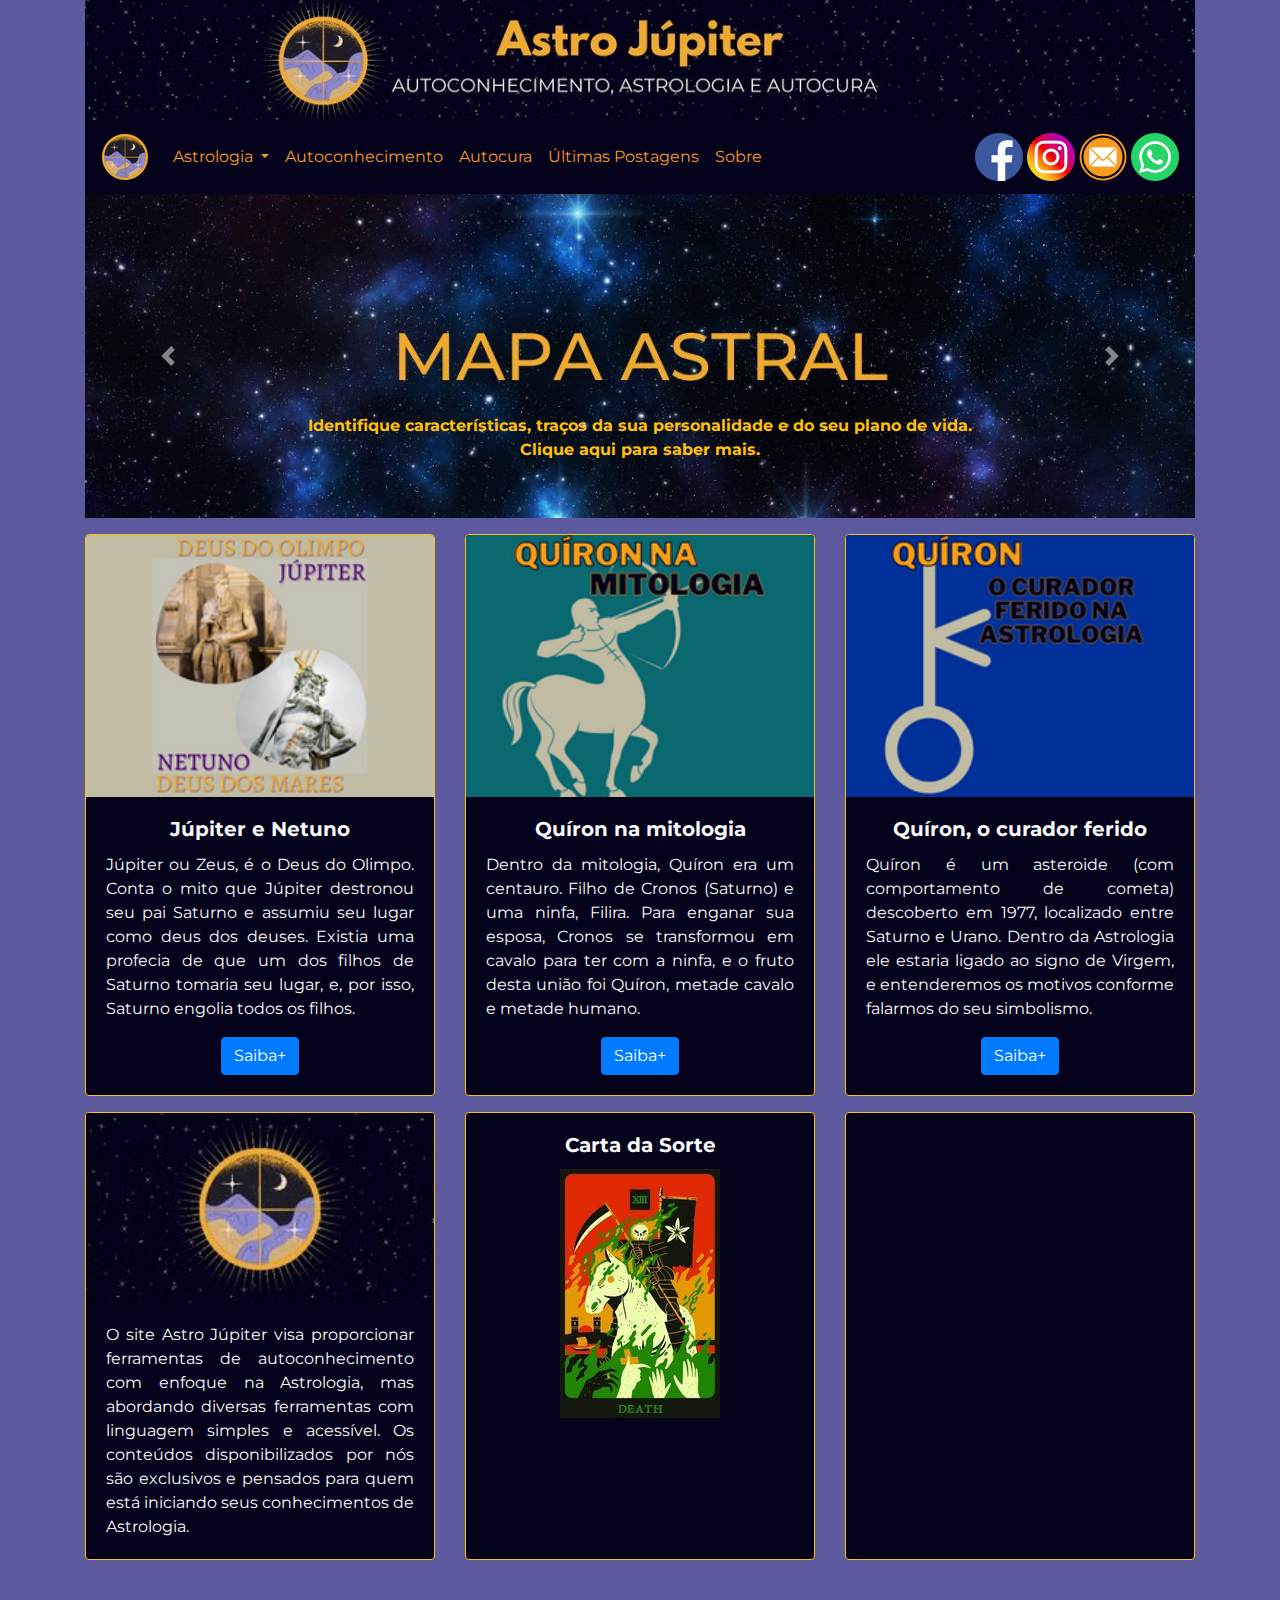
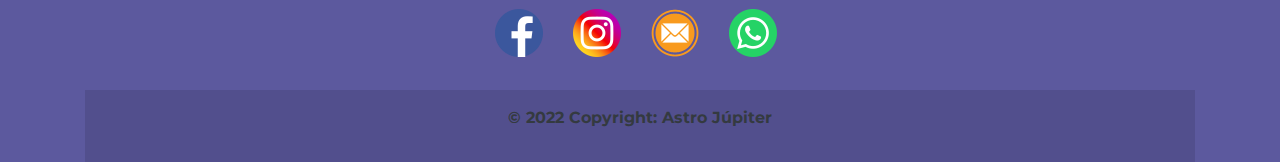
<file: index.html>
<!DOCTYPE html>
<html lang="pt-br">

<head>
	<meta charset="UTF-8">
	<meta http-equiv="X-UA-Compatible" content="IE=edge">
	<meta name="viewport" content="width=device-width, initial-scale=1.0, shrink-to-fit=no">
	<meta name="description" content="Autoconhecimento Astrologia e Autocura">
	<meta name="keywords"
		content="autoconhecimento, astrologia, autocura, mapa astral, signos, zodiaco, mitologia, astro jupiter, planeta">
	<link rel="stylesheet" href="bootstrap/css/bootstrap.min.css">
	<link href="https://fonts.googleapis.com/css2?family=Montserrat&display=swap" rel="stylesheet">
	<link rel="shortcut icon" href="img/favicon.ico" type="image/x-icon">
	<link rel="stylesheet" href="style.css">
	<title>Astro Júpiter</title>
</head>

<body>
	<!-- BANNER TOPO -->
	<div class="container">
		<img src="img/banner-topo.jpg" alt="Banner Topo" class="img-fluid">

		<!-- FIM BANNER TOPO -->

		<!-- MENU -->
		<nav class="navbar navbar-expand-lg navbar-dark corDeFundo">
			<a class="navbar-brand" href="index.html"><img src="img/logo.png" alt="" class="fluid"></a>
			<button class="navbar-toggler" type="button" data-toggle="collapse" data-target="#conteudoNavbarSuportado"
				aria-controls="conteudoNavbarSuportado" aria-expanded="false" aria-label="Alterna navegação">
				<span class="navbar-toggler-icon"></span>
			</button>

			<div class="collapse navbar-collapse" id="conteudoNavbarSuportado">
				<ul class="navbar-nav mr-auto">
					<li class="nav-item dropdown">
						<a class="nav-link dropdown-toggle" href="#" id="navbarDropdown" role="button"
							data-toggle="dropdown" aria-haspopup="true" aria-expanded="false" style="color: #f19b2c;">
							Astrologia
						</a>
						<div class="dropdown-menu corDeFundo" aria-labelledby="navbarDropdown">
							<a class="dropdown-item" href="mapa-astral.html" style="color: #f19b2c;">Mapa Astral</a>
							<a class="dropdown-item" href="signos.html" style="color: #f19b2c;">Signos</a>
							<a class="dropdown-item" href="artigos.html" style="color: #f19b2c;">Artigos</a>
							<a class="dropdown-item" href="ebooks.html" style="color: #f19b2c;">E-Books</a>
						</div>
					</li>
					<li class="nav-item active">
						<a class="nav-link" href="autoconhecimento.html" style="color: #f19b2c;">Autoconhecimento<span
								class="sr-only"></span></a>
					</li>
					<li class="nav-item active">
						<a class="nav-link" href="autocura.html" style="color: #f19b2c;">Autocura<span
								class="sr-only"></span></a>
					</li>
					<li class="nav-item active">
						<a class="nav-link" href="posts.html" style="color: #f19b2c;">Últimas Postagens<span
								class="sr-only"></span></a>
					</li>
					<li class="nav-item active">
						<a class="nav-link" href="sobre.html" style="color: #f19b2c;">Sobre<span
								class="sr-only"></span></a>
				</ul>
			</div>
			<div>
				<a href="https://www.facebook.com/astro.jupter" target="_blank"><img src="img/facebook.png"
						alt="Facebook" title="Facebook" class="fluid"></a>
				<a href="https://www.instagram.com/astro.jupter/" target="_blank"><img src="img/instagram.png"
						alt="Instagram" title="Instagram" class="fluid"></a>
				<a href="mailto:contatoastrojupiter@gmail.com" target="_blank"><img src="img/email.png" alt="E-Mail"
						title="E-mail" class="fluid"></a>
				<a href="http://wa.me/+5511951454047" target="_blank"><img src="img/whatsapp.png" alt="Whatsapp"
						title="Whatsapp" class="fluid"></a>
			</div>
		</nav>
	</div>
	<!-- FIM MENU -->

	<!-- CARROSSEL-->
	<div class="container">
		<div id="carouselExampleFade" class="carousel slide carousel-fade" data-ride="carousel">
			<div class="carousel-inner">
				<div class="carousel-item active">
					<a href="mapa-astral.html"><img class="d-block w-100 fluid" src="img/carrossel1.jpg"
							alt="Mapa Astral"></a>
					<div class="carousel-caption d-none d-md-block">
						<p class="text-warning font-weight-bold">Identifique características, traços da sua
							personalidade e do seu plano de vida. <br>
							Clique aqui para saber mais.</p>
					</div>
				</div>
				<div class="carousel-item">
					<a href="ebooks.html"><img class="d-block w-100 fluid" src="img/carrossel2.jpg" alt="E-Book"></a>
					<div class="carousel-caption d-none d-md-block">
						<p class="text-warning font-weight-bold">Tem interesse por Astrologia mas não sabe por onde
							iniciar seus estudos? <br>Clique aqui e baixe
							gratuitamente o e-book "Guia de Astrologia para iniciantes"</p>
					</div>
				</div>
			</div>
			<a class="carousel-control-prev" href="#carouselExampleFade" role="button" data-slide="prev">
				<span class="carousel-control-prev-icon" aria-hidden="true"></span>
				<span class="sr-only">Anterior</span>
			</a>
			<a class="carousel-control-next" href="#carouselExampleFade" role="button" data-slide="next">
				<span class="carousel-control-next-icon" aria-hidden="true"></span>
				<span class="sr-only">Próximo</span>
			</a>
		</div>
	</div>
	<!-- FIM CARROSSEL -->

	<!-- ABAIXO DO CARROSSEL -->
	<!--
	<div class="container">
		<section class="card text-center bg-dark mt-3 border-warning">
			<div class="card-body">
				<h1>Destaques</h1>
			</div>
		</section>
	</div>
	-->
	<!-- FIM ABAIXO DO CARROSSEL -->

	<!-- CARTÕES -->
	<div class="container">
		<div class="card-deck mt-3">
			<div class="card border-warning corDeFundo">
				<img class="card-img-top fluid" src="img/astrologia.png" alt="Júpiter e Netuno">
				<div class="card-body text-light">
					<h5 class="card-title font-weight-bold text-center">Júpiter e Netuno</h5>
					<p class="card-text text-justify">Júpiter ou Zeus, é o Deus do Olimpo. Conta o mito que Júpiter
						destronou seu pai Saturno e assumiu seu lugar como deus dos deuses. Existia uma
						profecia de que um dos filhos de Saturno tomaria seu lugar, e, por isso, Saturno engolia todos
						os filhos.</p>
					<p class="card-text text-center text-light"><a class="btn btn-primary" href="artigos.html"
							role="button">Saiba+</a>
					</p>
				</div>
			</div>
			<div class="card border-warning corDeFundo">
				<img class="card-img-top fluid" src="img/autoconhecimento.png" alt="Quíron na mitologia">
				<div class="card-body text-light">
					<h5 class="card-title font-weight-bold text-center">Quíron na mitologia</h5>
					<p class="card-text text-justify text-light">Dentro da mitologia, Quíron era um centauro.
						Filho de Cronos
						(Saturno) e uma ninfa, Filira. Para enganar sua esposa, Cronos se transformou em cavalo para ter
						com a ninfa, e o fruto desta união foi Quíron, metade cavalo e metade humano.</p>
					<p class="card-text text-center text-light"><a class="btn btn-primary" href="artigos.html"
							role="button">Saiba+</a>
					</p>
				</div>
			</div>
			<div class="card border-warning corDeFundo">
				<img class="card-img-top fluid" src="img/mitologia.png" alt="Quíron, o curador ferido">
				<div class="card-body text-light">
					<h5 class="card-title font-weight-bold text-center">Quíron, o curador ferido</h5>
					<p class="card-text text-justify">Quíron é um asteroide (com comportamento de cometa) descoberto em
						1977, localizado entre Saturno e Urano. Dentro da Astrologia ele estaria
						ligado ao signo de Virgem, e entenderemos os motivos conforme falarmos do seu simbolismo. </p>
					<p class="card-text text-center text-light"><a class="btn btn-primary" href="artigos.html"
							role="button">Saiba+</a>
					</p>
				</div>
			</div>
		</div>
	</div>
	<!-- FIM CARTÕES -->

	<!-- CARTÕES 2 -->
	<div class="container mt-3">
		<div class="card-deck">
			<div class="card border-warning corDeFundo">
				<img class="card-img-top fluid" src="img/logo-card.jpg" alt="Astro Júpiter">
				<div class="card-body">
					<p class="card-text text-justify text-light">O site Astro Júpiter visa proporcionar
						ferramentas de
						autoconhecimento com enfoque na Astrologia, mas abordando diversas ferramentas com linguagem
						simples e acessível. Os conteúdos disponibilizados por nós são exclusivos e pensados para quem
						está iniciando seus conhecimentos de Astrologia.</p>
				</div>
			</div>
			<div class="card border-warning corDeFundo">
				<div class="card-body text-center text-light">
					<h5 class="card-title font-weight-bold">Carta da Sorte</h5>
					<img src="img/tarot1.jpg" class="fluid" alt="Tarot" id="carta">
					<p id="texto" class="mt-1 text-justify"></p>
					<script src="tarot.js">
					</script>
				</div>
			</div>
			<div class="card border-warning corDeFundo">
				<div class="card-body mx-auto">
					<p>
						<script src="https://sadhana.com.br/cgi-local/mapas/ceu.js"></script>
					</p>
				</div>
			</div>
		</div>
	</div>
	<!-- FIM CARTÕES 2 -->

	<!-- RODAPÉ -->
	<footer class="text-center container mt-3">
		<!-- Grid container -->
		<div class="container pt-4">
			<!-- Section: Social media -->
			<div class="mb-4">
				<!-- Facebook -->
				<a class="btn btn-link btn-floating btn-lg pl-2" href="https://www.facebook.com/astro.jupter"
					target="_blank" role="button" data-mdb-ripple-color="dark">
					<img src="img/facebook.png" alt="Facebook" title="Facebook">
				</a>

				<!-- Instagram -->
				<a class="btn btn-link btn-floating btn-lg pl-2" href="https://www.instagram.com/astro.jupter/"
					target="_blank" role="button" data-mdb-ripple-color="dark"><img src="img/instagram.png"
						alt="Instagram" title="Instagram"></a>

				<!-- E-mail -->
				<a class="btn btn-link btn-floating btn-lg pl-2" href="mailto:contatoastrojupiter@gmail.com"
					role="button" data-mdb-ripple-color="dark"><img src="img/email.png" alt="E-mail" title="E-mail"></a>

				<!-- Whatsapp -->
				<a class="btn btn-link btn-floating btn-lg pl-2" href="http://wa.me/+5511951454047" target="_blank"
					role="button" data-mdb-ripple-color="dark"><img src="img/whatsapp.png" alt="Whatsapp"
						title="Whatsapp"></a>

			</div>
			<!-- Section: Social media -->
		</div>
		<!-- Grid container -->

		<!-- Copyright -->
		<div class="text-center text-dark p-3 font-weight-bold fundoRodape">
			<p class="text-dark">© 2022 Copyright: Astro Júpiter</p>
		</div>
		<!-- Copyright -->
	</footer>
	<!-- FIM RODAPÉ -->
	<!-- JavaScript (Opcional) -->
	<!-- jQuery primeiro, depois Popper.js, depois Bootstrap JS -->
	<script src="bootstrap/jquery-3.3.1.slim.min.js"></script>
	<script src="bootstrap/popper.min.js"></script>
	<script src="bootstrap/js/bootstrap.min.js"></script>
</body>

</html>
</file>
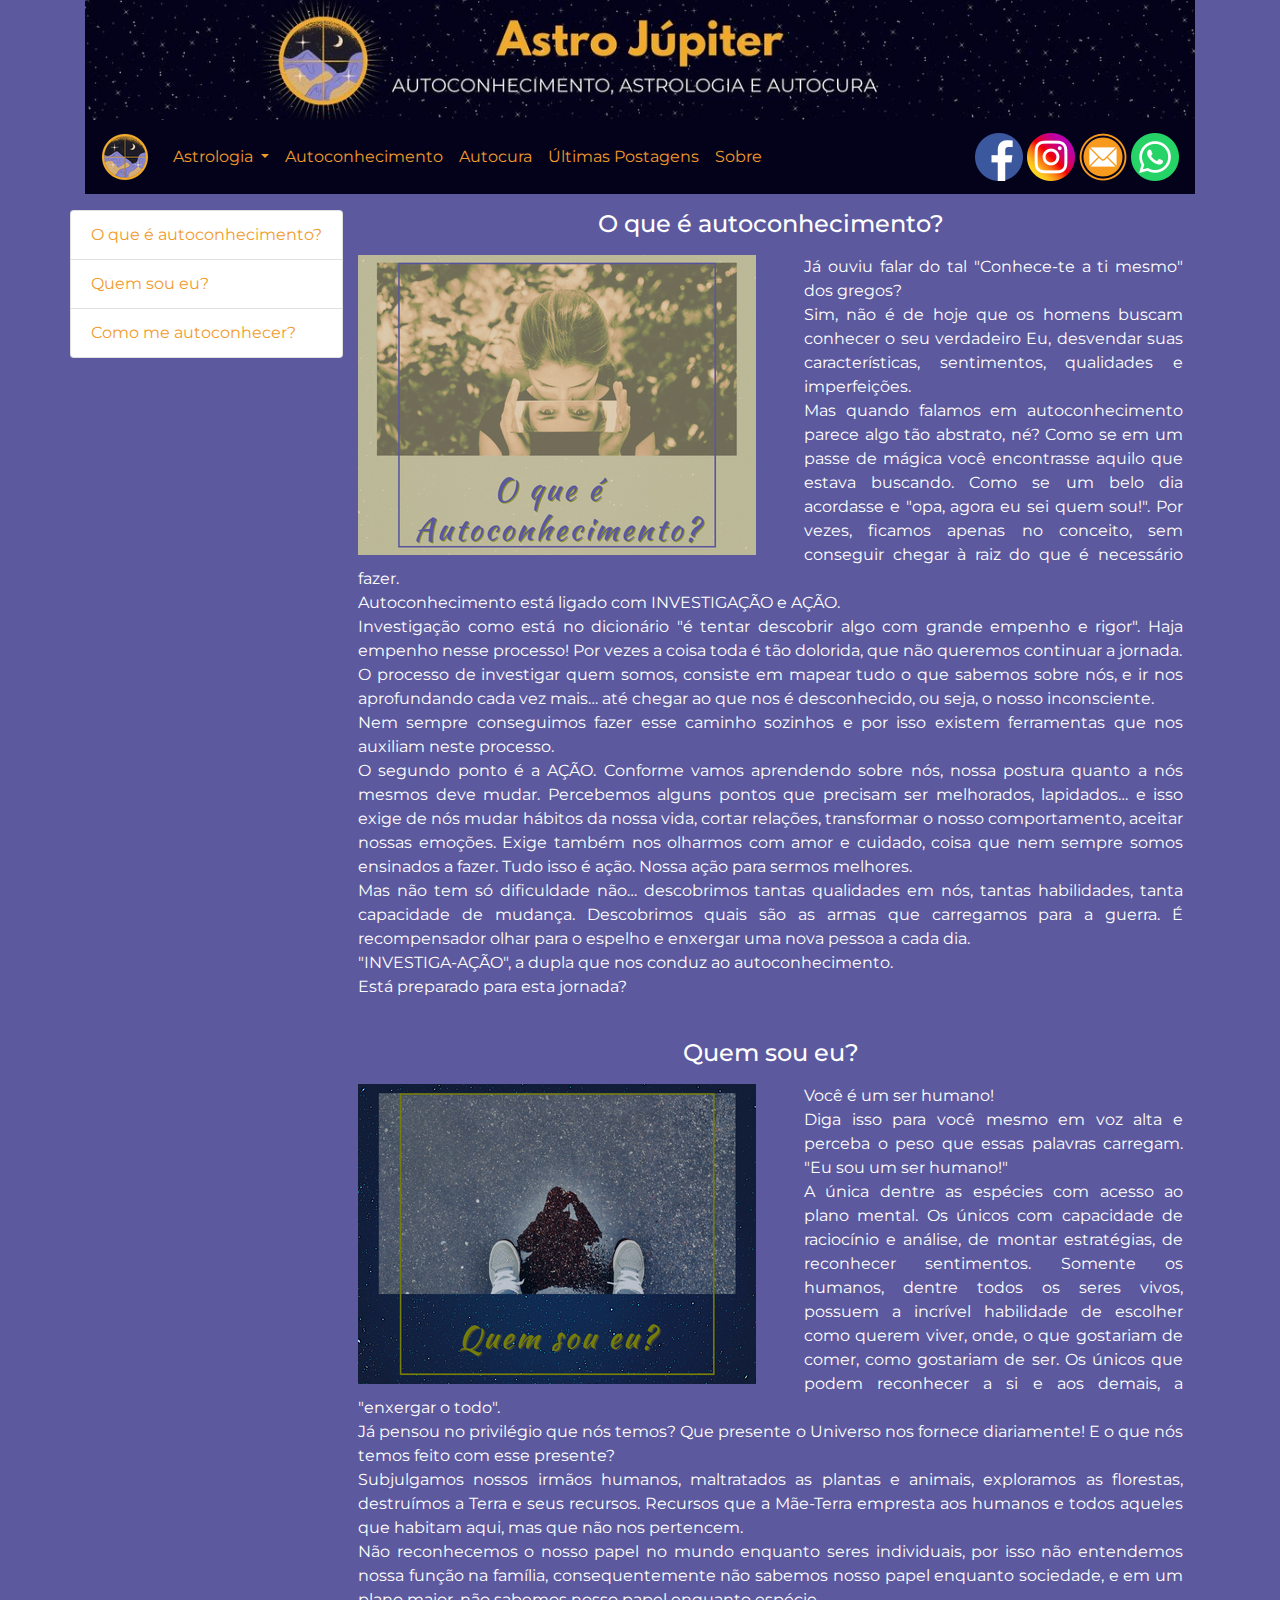
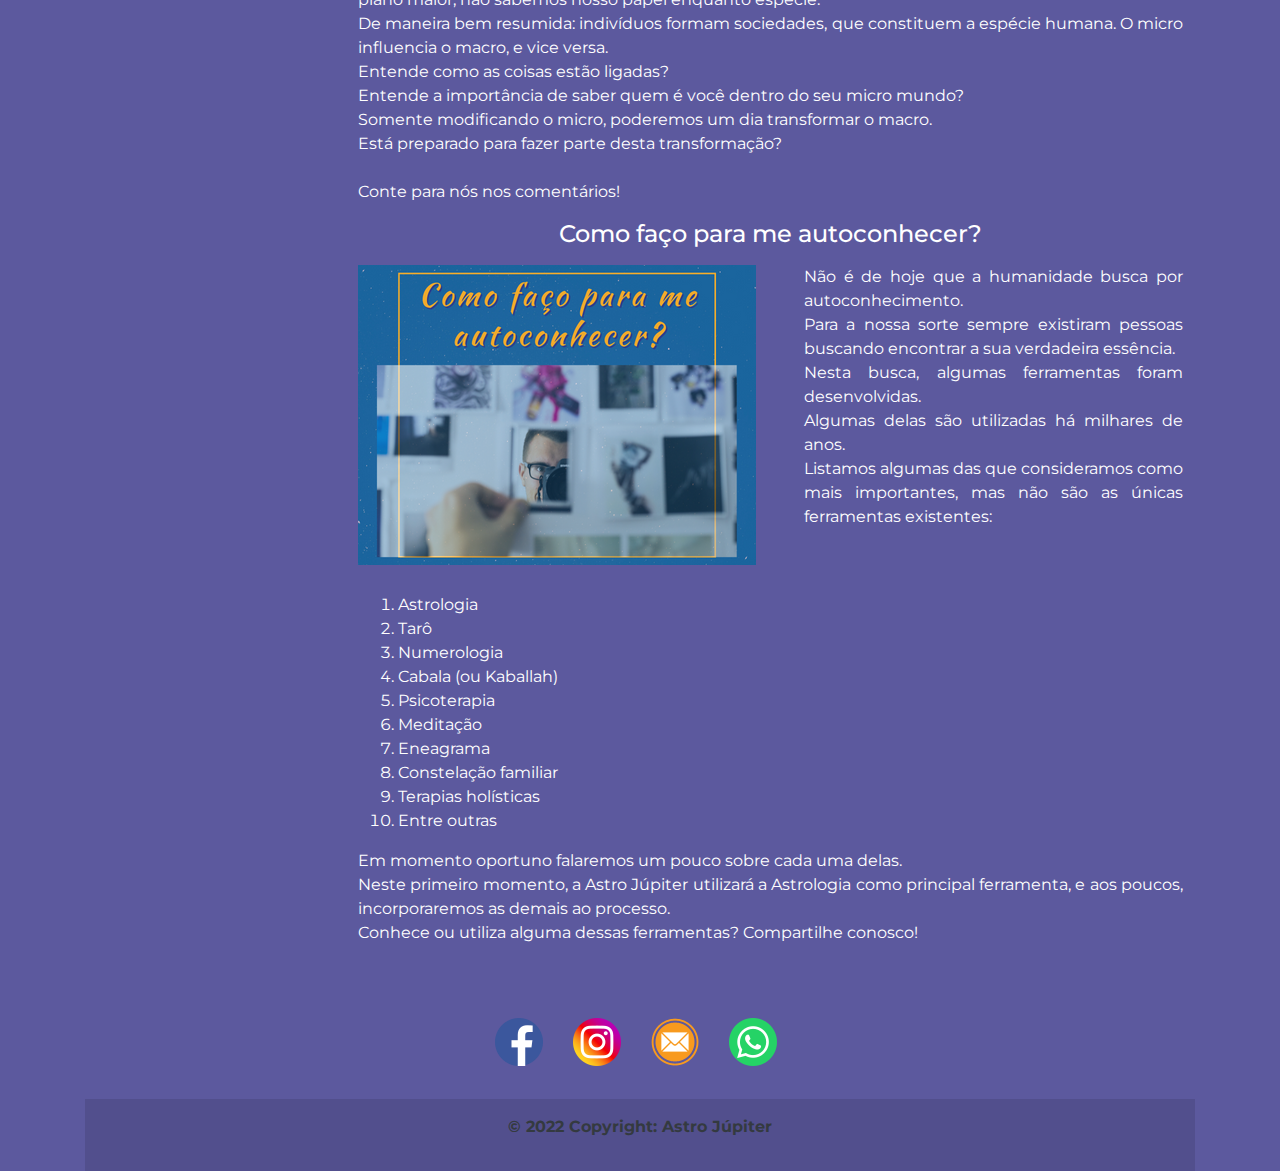
<file: artigos.html>
<!DOCTYPE html>
<html lang="pt-br">

<head>
    <meta charset="UTF-8">
    <meta http-equiv="X-UA-Compatible" content="IE=edge">
    <meta name="viewport" content="width=device-width, initial-scale=1.0, shrink-to-fit=no">
    <meta name="description" content="Autoconhecimento Astrologia e Autocura">
    <meta name="keywords"
        content="autoconhecimento, astrologia, autocura, mapa astral, signos, zodiaco, mitologia, astro jupiter, planeta">
    <link rel="stylesheet" href="bootstrap/css/bootstrap.min.css">
    <link href="https://fonts.googleapis.com/css2?family=Montserrat&display=swap" rel="stylesheet">
    <link rel="shortcut icon" href="img/favicon.ico" type="image/x-icon">
    <link rel="stylesheet" href="style.css">
    <title>Artigos</title>
</head>

<body>
    <!-- BANNER TOPO -->
    <div class="container">
        <img src="img/banner-topo.jpg" alt="Banner Topo" class="img-fluid">

        <!-- FIM BANNER TOPO -->

        <!-- MENU -->
        <nav class="navbar navbar-expand-lg navbar-dark corDeFundo">
            <a class="navbar-brand" href="index.html"><img src="img/logo.png" alt="" class="fluid"></a>
            <button class="navbar-toggler" type="button" data-toggle="collapse" data-target="#conteudoNavbarSuportado"
                aria-controls="conteudoNavbarSuportado" aria-expanded="false" aria-label="Alterna navegação">
                <span class="navbar-toggler-icon"></span>
            </button>

            <div class="collapse navbar-collapse" id="conteudoNavbarSuportado">
                <ul class="navbar-nav mr-auto">
                    <li class="nav-item dropdown">
                        <a class="nav-link dropdown-toggle" href="#" id="navbarDropdown" role="button"
                            data-toggle="dropdown" aria-haspopup="true" aria-expanded="false" style="color: #f19b2c;">
                            Astrologia
                        </a>
                        <div class="dropdown-menu corDeFundo" aria-labelledby="navbarDropdown">
                            <a class="dropdown-item" href="mapa-astral.html" style="color: #f19b2c;">Mapa Astral</a>
                            <a class="dropdown-item" href="signos.html" style="color: #f19b2c;">Signos</a>
                            <a class="dropdown-item" href="artigos.html" style="color: #f19b2c;">Artigos</a>
                            <a class="dropdown-item" href="ebooks.html" style="color: #f19b2c;">E-Books</a>
                        </div>
                    </li>
                    <li class="nav-item active">
                        <a class="nav-link" href="autoconhecimento.html" style="color: #f19b2c;">Autoconhecimento<span
                                class="sr-only"></span></a>
                    </li>
                    <li class="nav-item active">
                        <a class="nav-link" href="autocura.html" style="color: #f19b2c;">Autocura<span
                                class="sr-only"></span></a>
                    </li>
                    <li class="nav-item active">
                        <a class="nav-link" href="posts.html" style="color: #f19b2c;">Últimas Postagens<span
                                class="sr-only"></span></a>
                    </li>
                    <li class="nav-item active">
                        <a class="nav-link" href="sobre.html" style="color: #f19b2c;">Sobre<span
                                class="sr-only"></span></a>
                </ul>
            </div>
            <div>
                <a href="https://www.facebook.com/astro.jupter" target="_blank"><img src="img/facebook.png"
                        alt="Facebook" title="Facebook" class="fluid"></a>
                <a href="https://www.instagram.com/astro.jupter/" target="_blank"><img src="img/instagram.png"
                        alt="Instagram" title="Instagram" class="fluid"></a>
                <a href="mailto:contatoastrojupiter@gmail.com" target="_blank"><img src="img/email.png" alt="E-Mail"
                        title="E-mail" class="fluid"></a>
                <a href="http://wa.me/+5511951454047" target="_blank"><img src="img/whatsapp.png" alt="Whatsapp"
                        title="Whatsapp" class="fluid"></a>
            </div>
        </nav>
    </div>
    <!-- FIM MENU -->

    <!-- CONTEÚDO -->
    <div class="container mt-3">
        <div class="row">
            <div id="list-example" class="list-group col-sm3">
                <a class="list-group-item list-group-item-action corDaFonteAmarela" href="#list-item-1">O que é
                    autoconhecimento?</a>
                <a class="list-group-item list-group-item-action corDaFonteAmarela" href="#list-item-2">Quem sou
                    eu?</a>
                <a class="list-group-item list-group-item-action corDaFonteAmarela" href="#list-item-3">Como me
                    autoconhecer?</a>
            </div>
            <div data-target="#list-example" data-offset="0"
                class="scrollspy-example col-sm-9 text-justify corDaFonteBranca">
                <h4 id="list-item-1" class="text-center mb-3">O que é autoconhecimento?</h4>
                <p class="mt-3"><img src="img/o-que-e-autoconhecimento.png" alt="O que é autoconhecimento?"
                        class="img-fluid float-left pr-5">
                    Já ouviu falar do tal "Conhece-te a ti mesmo" dos gregos? <br>
                    Sim, não é de hoje que os homens buscam conhecer o seu verdadeiro Eu, desvendar suas
                    características, sentimentos, qualidades e imperfeições.<br>
                    Mas quando falamos em autoconhecimento parece algo tão abstrato, né? Como se em um passe de mágica
                    você encontrasse aquilo que estava buscando. Como se um belo dia acordasse e "opa, agora eu sei quem
                    sou!". Por vezes, ficamos apenas no conceito, sem conseguir chegar à raiz do que é necessário
                    fazer.<br>
                    Autoconhecimento está ligado com INVESTIGAÇÃO e AÇÃO.<br>
                    Investigação como está no dicionário "é tentar descobrir algo com grande empenho e rigor". Haja
                    empenho nesse processo! Por vezes a coisa toda é tão dolorida, que não queremos continuar a
                    jornada.<br>
                    O processo de investigar quem somos, consiste em mapear tudo o que sabemos sobre nós, e ir nos
                    aprofundando cada vez mais… até chegar ao que nos é desconhecido, ou seja, o nosso inconsciente.<br>
                    Nem sempre conseguimos fazer esse caminho sozinhos e por isso existem ferramentas que nos auxiliam
                    neste processo.<br>
                    O segundo ponto é a AÇÃO. Conforme vamos aprendendo sobre nós, nossa postura quanto a nós mesmos
                    deve mudar. Percebemos alguns pontos que precisam ser melhorados, lapidados… e isso exige de nós
                    mudar hábitos da nossa vida, cortar relações, transformar o nosso comportamento, aceitar nossas
                    emoções. Exige também nos olharmos com amor e cuidado, coisa que nem sempre somos ensinados a fazer.
                    Tudo isso é ação. Nossa ação para sermos melhores.<br>
                    Mas não tem só dificuldade não… descobrimos tantas qualidades em nós, tantas habilidades, tanta
                    capacidade de mudança. Descobrimos quais são as armas que carregamos para a guerra. É recompensador
                    olhar para o espelho e enxergar uma nova pessoa a cada dia.<br>
                    "INVESTIGA-AÇÃO", a dupla que nos conduz ao autoconhecimento.<br>
                    Está preparado para esta jornada?<br><br>
                </p>
                <h4 id="list-item-2" class="text-center mb-3">Quem sou eu?</h4>
                <p class="mt-3"><img src="img/quem-sou-eu.png" alt="Quem sou eu?" class="img-fluid float-left pr-5">
                    Você é um ser humano!<br>
                    Diga isso para você mesmo em voz alta e perceba o peso que essas palavras carregam. "Eu sou um ser
                    humano!" <br>
                    A única dentre as espécies com acesso ao plano mental. Os únicos com capacidade de raciocínio e
                    análise, de montar estratégias, de reconhecer sentimentos. Somente os humanos, dentre todos os seres
                    vivos, possuem a incrível habilidade de escolher como querem viver, onde, o que gostariam de comer,
                    como gostariam de ser. Os únicos que podem reconhecer a si e aos demais, a "enxergar o todo".<br>
                    Já pensou no privilégio que nós temos?
                    Que presente o Universo nos fornece diariamente!
                    E o que nós temos feito com esse presente?<br>
                    Subjulgamos nossos irmãos humanos, maltratados as plantas e animais, exploramos as florestas,
                    destruímos a Terra e seus recursos. Recursos que a Mãe-Terra empresta aos humanos e todos aqueles
                    que habitam aqui, mas que não nos pertencem.<br>
                    Não reconhecemos o nosso papel no mundo enquanto seres individuais, por isso não entendemos nossa
                    função na família, consequentemente não sabemos nosso papel enquanto sociedade, e em um plano maior,
                    não sabemos nosso papel enquanto espécie.<br>
                    De maneira bem resumida: indivíduos formam sociedades, que constituem a espécie humana. O micro
                    influencia o macro, e vice versa.<br>
                    Entende como as coisas estão ligadas?<br>
                    Entende a importância de saber quem é você dentro do seu micro mundo?<br>
                    Somente modificando o micro, poderemos um dia transformar o macro.<br>
                    Está preparado para fazer parte desta transformação? <br><br>
                    Conte para nós nos comentários! <br>
                </p>

                <h4 id="list-item-3" class="text-center mb-3">Como faço para me autoconhecer?</h4>
                <p class="mt-3">
                    <img src="img/como-faco-para-me-autoconhecer.png" alt="Como faço para me autoconhecer?"
                        class="img-fluid float-left pr-5">Não é de hoje que a humanidade busca por autoconhecimento.
                    <br>
                    Para a nossa sorte sempre existiram pessoas buscando encontrar a sua verdadeira essência. <br>
                    Nesta busca, algumas ferramentas foram desenvolvidas. <br>
                    Algumas delas são utilizadas há milhares de anos. <br>
                    Listamos algumas das que consideramos como mais importantes, mas não são as únicas ferramentas
                    existentes:<br><br><br>
                <ol>
                    <li>Astrologia</li>
                    <li>Tarô</li>
                    <li>Numerologia</li>
                    <li>Cabala (ou Kaballah)</li>
                    <li>Psicoterapia</li>
                    <li>Meditação</li>
                    <li>Eneagrama</li>
                    <li>Constelação familiar</li>
                    <li>Terapias holísticas</li>
                    <li>Entre outras</li>
                </ol>

                Em momento oportuno falaremos um pouco sobre cada uma delas. <br>
                Neste primeiro momento, a Astro Júpiter utilizará a Astrologia como principal ferramenta, e aos poucos,
                incorporaremos as demais ao processo. <br>
                Conhece ou utiliza alguma dessas ferramentas?
                Compartilhe conosco! <br><br>
            </div>
        </div>
    </div>
    <!-- FIM CONTEÚDO -->



    <!-- RODAPÉ -->
    <footer class="text-center container mt-3">
        <!-- Grid container -->
        <div class="container pt-4">
            <!-- Section: Social media -->
            <div class="mb-4">
                <!-- Facebook -->
                <a class="btn btn-link btn-floating btn-lg pl-2" href="https://www.facebook.com/astro.jupter"
                    target="_blank" role="button" data-mdb-ripple-color="dark">
                    <img src="img/facebook.png" alt="Facebook" title="Facebook">
                </a>

                <!-- Instagram -->
                <a class="btn btn-link btn-floating btn-lg pl-2" href="https://www.instagram.com/astro.jupter/"
                    target="_blank" role="button" data-mdb-ripple-color="dark"><img src="img/instagram.png"
                        alt="Instagram" title="Instagram"></a>

                <!-- E-mail -->
                <a class="btn btn-link btn-floating btn-lg pl-2" href="mailto:contatoastrojupiter@gmail.com"
                    role="button" data-mdb-ripple-color="dark"><img src="img/email.png" alt="E-mail" title="E-mail"></a>

                <!-- Whatsapp -->
                <a class="btn btn-link btn-floating btn-lg pl-2" href="http://wa.me/+5511951454047" target="_blank"
                    role="button" data-mdb-ripple-color="dark"><img src="img/whatsapp.png" alt="Whatsapp"
                        title="Whatsapp"></a>

            </div>
            <!-- Section: Social media -->
        </div>
        <!-- Grid container -->

        <!-- Copyright -->
        <div class="text-center text-dark p-3 font-weight-bold fundoRodape">
            <p class="text-dark">© 2022 Copyright: Astro Júpiter</p>
        </div>
        <!-- Copyright -->
    </footer>
    <!-- FIM RODAPÉ -->
    <!-- JavaScript (Opcional) -->
    <!-- jQuery primeiro, depois Popper.js, depois Bootstrap JS -->
    <script src="bootstrap/jquery-3.3.1.slim.min.js"></script>
    <script src="bootstrap/popper.min.js"></script>
    <script src="bootstrap/js/bootstrap.min.js"></script>
</body>

</html>
</file>
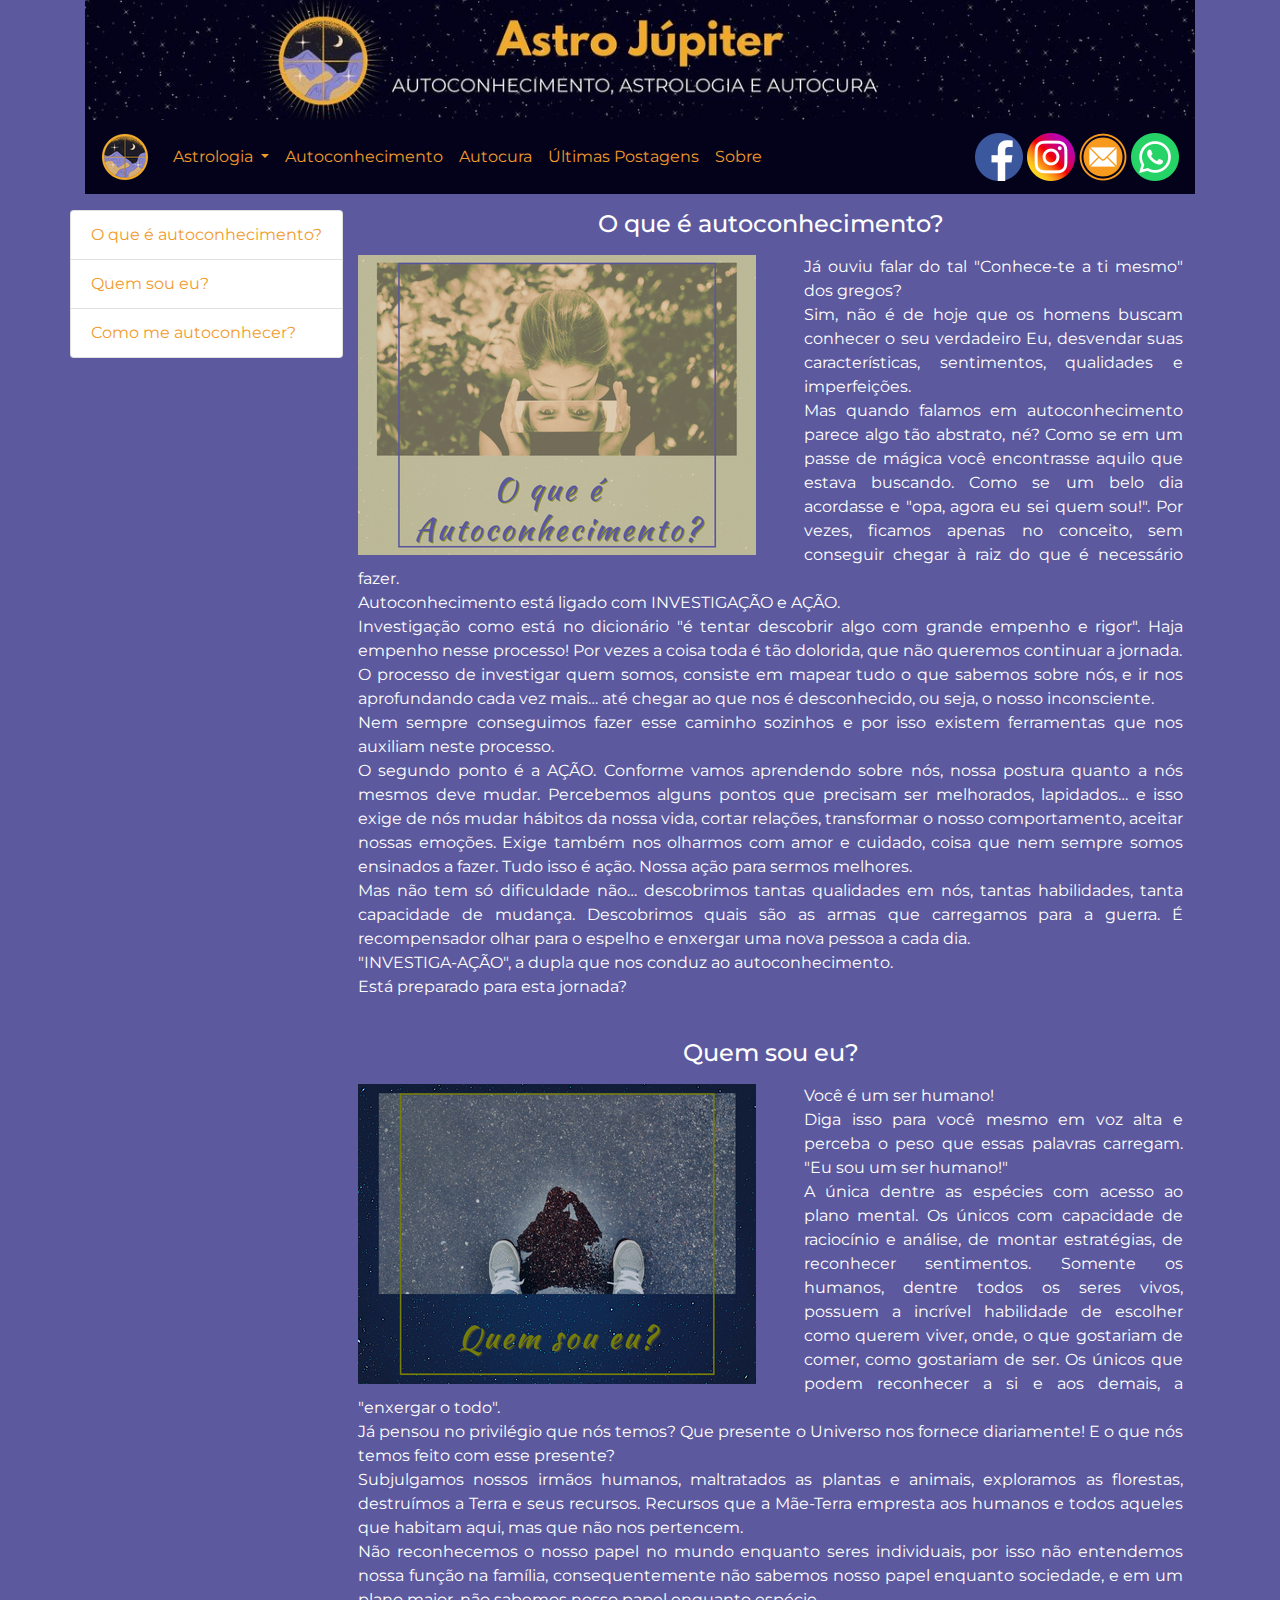
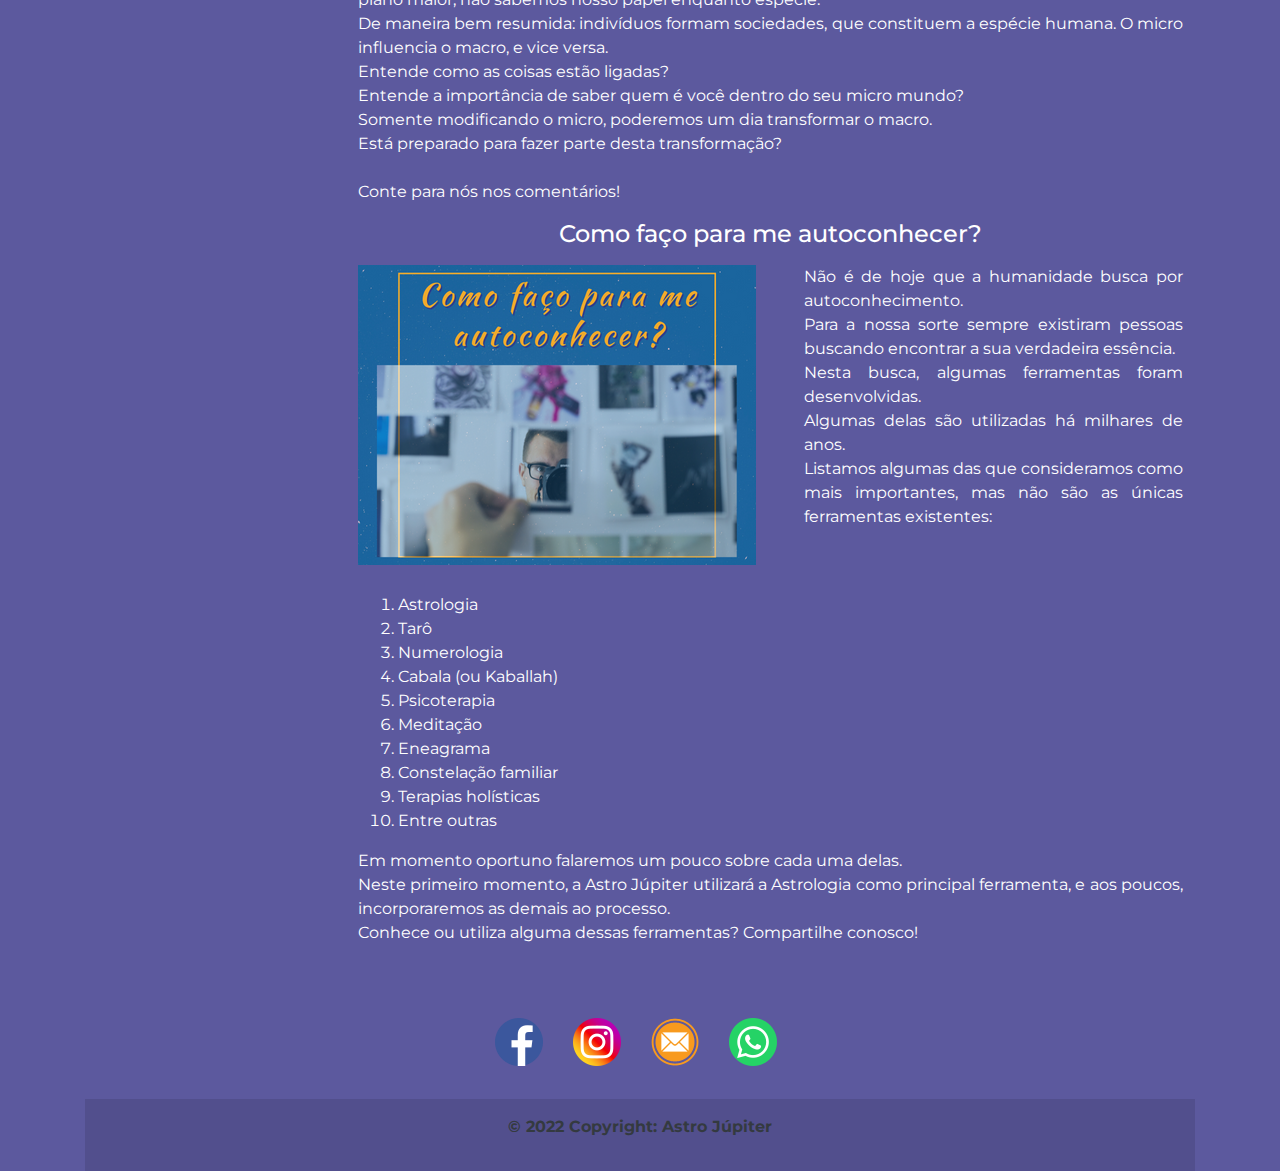
<file: autoconhecimento.html>
<!DOCTYPE html>
<html lang="pt-br">

<head>
	<meta charset="UTF-8">
	<meta http-equiv="X-UA-Compatible" content="IE=edge">
	<meta name="viewport" content="width=device-width, initial-scale=1.0, shrink-to-fit=no">
	<meta name="description" content="Autoconhecimento Astrologia e Autocura">
	<meta name="keywords"
		content="autoconhecimento, astrologia, autocura, mapa astral, signos, zodiaco, mitologia, astro jupiter, planeta">
	<link rel="stylesheet" href="bootstrap/css/bootstrap.min.css">
	<link href="https://fonts.googleapis.com/css2?family=Montserrat&display=swap" rel="stylesheet">
	<link rel="shortcut icon" href="img/favicon.ico" type="image/x-icon">
	<link rel="stylesheet" href="style.css">
	<title>Auto Conhecimento</title>
</head>

<body>
	<!-- BANNER TOPO -->
	<div class="container">
		<img src="img/banner-topo.jpg" alt="Banner Topo" class="img-fluid">

		<!-- FIM BANNER TOPO -->

		<!-- MENU -->
		<nav class="navbar navbar-expand-lg navbar-dark corDeFundo">
			<a class="navbar-brand" href="index.html"><img src="img/logo.png" alt="" class="fluid"></a>
			<button class="navbar-toggler" type="button" data-toggle="collapse" data-target="#conteudoNavbarSuportado"
				aria-controls="conteudoNavbarSuportado" aria-expanded="false" aria-label="Alterna navegação">
				<span class="navbar-toggler-icon"></span>
			</button>

			<div class="collapse navbar-collapse" id="conteudoNavbarSuportado">
				<ul class="navbar-nav mr-auto">
					<li class="nav-item dropdown">
						<a class="nav-link dropdown-toggle" href="#" id="navbarDropdown" role="button"
							data-toggle="dropdown" aria-haspopup="true" aria-expanded="false" style="color: #f19b2c;">
							Astrologia
						</a>
						<div class="dropdown-menu corDeFundo" aria-labelledby="navbarDropdown">
							<a class="dropdown-item" href="mapa-astral.html" style="color: #f19b2c;">Mapa Astral</a>
							<a class="dropdown-item" href="signos.html" style="color: #f19b2c;">Signos</a>
							<a class="dropdown-item" href="artigos.html" style="color: #f19b2c;">Artigos</a>
							<a class="dropdown-item" href="ebooks.html" style="color: #f19b2c;">E-Books</a>
						</div>
					</li>
					<li class="nav-item active">
						<a class="nav-link" href="autoconhecimento.html" style="color: #f19b2c;">Autoconhecimento<span
								class="sr-only"></span></a>
					</li>
					<li class="nav-item active">
						<a class="nav-link" href="autocura.html" style="color: #f19b2c;">Autocura<span
								class="sr-only"></span></a>
					</li>
					<li class="nav-item active">
						<a class="nav-link" href="posts.html" style="color: #f19b2c;">Últimas Postagens<span
								class="sr-only"></span></a>
					</li>
					<li class="nav-item active">
						<a class="nav-link" href="sobre.html" style="color: #f19b2c;">Sobre<span
								class="sr-only"></span></a>
				</ul>
			</div>
			<div>
				<a href="https://www.facebook.com/astro.jupter" target="_blank"><img src="img/facebook.png"
						alt="Facebook" title="Facebook" class="fluid"></a>
				<a href="https://www.instagram.com/astro.jupter/" target="_blank"><img src="img/instagram.png"
						alt="Instagram" title="Instagram" class="fluid"></a>
				<a href="mailto:contatoastrojupiter@gmail.com" target="_blank"><img src="img/email.png" alt="E-Mail"
						title="E-mail" class="fluid"></a>
				<a href="http://wa.me/+5511951454047" target="_blank"><img src="img/whatsapp.png" alt="Whatsapp"
						title="Whatsapp" class="fluid"></a>
			</div>
		</nav>
	</div>
	<!-- FIM MENU -->

	<!-- CONTEÚDO -->
	<div class="container mt-3">
		<div class="row">
			<div id="list-example" class="list-group col-sm3">
				<a class="list-group-item list-group-item-action corDaFonteAmarela" href="#list-item-1">O que é
					autoconhecimento?</a>
				<a class="list-group-item list-group-item-action corDaFonteAmarela" href="#list-item-2">Quem sou
					eu?</a>
				<a class="list-group-item list-group-item-action corDaFonteAmarela" href="#list-item-3">Como me
					autoconhecer?</a>
			</div>
			<div data-target="#list-example" data-offset="0"
				class="scrollspy-example col-sm-9 text-justify corDaFonteBranca">
				<h4 id="list-item-1" class="text-center mb-3">O que é autoconhecimento?</h4>
				<p class="mt-3"><img src="img/o-que-e-autoconhecimento.png" alt="O que é autoconhecimento?"
						class="img-fluid float-left pr-5">
					Já ouviu falar do tal "Conhece-te a ti mesmo" dos gregos? <br>
					Sim, não é de hoje que os homens buscam conhecer o seu verdadeiro Eu, desvendar suas
					características, sentimentos, qualidades e imperfeições.<br>
					Mas quando falamos em autoconhecimento parece algo tão abstrato, né? Como se em um passe de mágica
					você encontrasse aquilo que estava buscando. Como se um belo dia acordasse e "opa, agora eu sei quem
					sou!". Por vezes, ficamos apenas no conceito, sem conseguir chegar à raiz do que é necessário
					fazer.<br>
					Autoconhecimento está ligado com INVESTIGAÇÃO e AÇÃO.<br>
					Investigação como está no dicionário "é tentar descobrir algo com grande empenho e rigor". Haja
					empenho nesse processo! Por vezes a coisa toda é tão dolorida, que não queremos continuar a
					jornada.<br>
					O processo de investigar quem somos, consiste em mapear tudo o que sabemos sobre nós, e ir nos
					aprofundando cada vez mais… até chegar ao que nos é desconhecido, ou seja, o nosso inconsciente.<br>
					Nem sempre conseguimos fazer esse caminho sozinhos e por isso existem ferramentas que nos auxiliam
					neste processo.<br>
					O segundo ponto é a AÇÃO. Conforme vamos aprendendo sobre nós, nossa postura quanto a nós mesmos
					deve mudar. Percebemos alguns pontos que precisam ser melhorados, lapidados… e isso exige de nós
					mudar hábitos da nossa vida, cortar relações, transformar o nosso comportamento, aceitar nossas
					emoções. Exige também nos olharmos com amor e cuidado, coisa que nem sempre somos ensinados a fazer.
					Tudo isso é ação. Nossa ação para sermos melhores.<br>
					Mas não tem só dificuldade não… descobrimos tantas qualidades em nós, tantas habilidades, tanta
					capacidade de mudança. Descobrimos quais são as armas que carregamos para a guerra. É recompensador
					olhar para o espelho e enxergar uma nova pessoa a cada dia.<br>
					"INVESTIGA-AÇÃO", a dupla que nos conduz ao autoconhecimento.<br>
					Está preparado para esta jornada?<br><br>
				</p>
				<h4 id="list-item-2" class="text-center mb-3">Quem sou eu?</h4>
				<p class="mt-3"><img src="img/quem-sou-eu.png" alt="Quem sou eu?" class="img-fluid float-left pr-5">
					Você é um ser humano!<br>
					Diga isso para você mesmo em voz alta e perceba o peso que essas palavras carregam. "Eu sou um ser
					humano!" <br>
					A única dentre as espécies com acesso ao plano mental. Os únicos com capacidade de raciocínio e
					análise, de montar estratégias, de reconhecer sentimentos. Somente os humanos, dentre todos os seres
					vivos, possuem a incrível habilidade de escolher como querem viver, onde, o que gostariam de comer,
					como gostariam de ser. Os únicos que podem reconhecer a si e aos demais, a "enxergar o todo".<br>
					Já pensou no privilégio que nós temos?
					Que presente o Universo nos fornece diariamente!
					E o que nós temos feito com esse presente?<br>
					Subjulgamos nossos irmãos humanos, maltratados as plantas e animais, exploramos as florestas,
					destruímos a Terra e seus recursos. Recursos que a Mãe-Terra empresta aos humanos e todos aqueles
					que habitam aqui, mas que não nos pertencem.<br>
					Não reconhecemos o nosso papel no mundo enquanto seres individuais, por isso não entendemos nossa
					função na família, consequentemente não sabemos nosso papel enquanto sociedade, e em um plano maior,
					não sabemos nosso papel enquanto espécie.<br>
					De maneira bem resumida: indivíduos formam sociedades, que constituem a espécie humana. O micro
					influencia o macro, e vice versa.<br>
					Entende como as coisas estão ligadas?<br>
					Entende a importância de saber quem é você dentro do seu micro mundo?<br>
					Somente modificando o micro, poderemos um dia transformar o macro.<br>
					Está preparado para fazer parte desta transformação? <br><br>
					Conte para nós nos comentários! <br>
				</p>

				<h4 id="list-item-3" class="text-center mb-3">Como faço para me autoconhecer?</h4>
				<p class="mt-3">
					<img src="img/como-faco-para-me-autoconhecer.png" alt="Como faço para me autoconhecer?"
						class="img-fluid float-left pr-5">Não é de hoje que a humanidade busca por autoconhecimento.
					<br>
					Para a nossa sorte sempre existiram pessoas buscando encontrar a sua verdadeira essência. <br>
					Nesta busca, algumas ferramentas foram desenvolvidas. <br>
					Algumas delas são utilizadas há milhares de anos. <br>
					Listamos algumas das que consideramos como mais importantes, mas não são as únicas ferramentas
					existentes:<br><br><br>
				<ol>
					<li>Astrologia</li>
					<li>Tarô</li>
					<li>Numerologia</li>
					<li>Cabala (ou Kaballah)</li>
					<li>Psicoterapia</li>
					<li>Meditação</li>
					<li>Eneagrama</li>
					<li>Constelação familiar</li>
					<li>Terapias holísticas</li>
					<li>Entre outras</li>
				</ol>

				Em momento oportuno falaremos um pouco sobre cada uma delas. <br>
				Neste primeiro momento, a Astro Júpiter utilizará a Astrologia como principal ferramenta, e aos poucos,
				incorporaremos as demais ao processo. <br>
				Conhece ou utiliza alguma dessas ferramentas?
				Compartilhe conosco! <br><br>
			</div>
		</div>
	</div>
	<!-- FIM CONTEÚDO -->

	<!-- RODAPÉ -->
	<footer class="text-center container mt-3">
		<!-- Grid container -->
		<div class="container pt-4">
			<!-- Section: Social media -->
			<div class="mb-4">
				<!-- Facebook -->
				<a class="btn btn-link btn-floating btn-lg pl-2" href="https://www.facebook.com/astro.jupter"
					target="_blank" role="button" data-mdb-ripple-color="dark">
					<img src="img/facebook.png" alt="Facebook" title="Facebook">
				</a>

				<!-- Instagram -->
				<a class="btn btn-link btn-floating btn-lg pl-2" href="https://www.instagram.com/astro.jupter/"
					target="_blank" role="button" data-mdb-ripple-color="dark"><img src="img/instagram.png"
						alt="Instagram" title="Instagram"></a>

				<!-- E-mail -->
				<a class="btn btn-link btn-floating btn-lg pl-2" href="mailto:contatoastrojupiter@gmail.com"
					role="button" data-mdb-ripple-color="dark"><img src="img/email.png" alt="E-mail" title="E-mail"></a>

				<!-- Whatsapp -->
				<a class="btn btn-link btn-floating btn-lg pl-2" href="http://wa.me/+5511951454047" target="_blank"
					role="button" data-mdb-ripple-color="dark"><img src="img/whatsapp.png" alt="Whatsapp"
						title="Whatsapp"></a>

			</div>
			<!-- Section: Social media -->
		</div>
		<!-- Grid container -->

		<!-- Copyright -->
		<div class="text-center text-dark p-3 font-weight-bold fundoRodape">
			<p class="text-dark">© 2022 Copyright: Astro Júpiter</p>
		</div>
		<!-- Copyright -->
	</footer>
	<!-- FIM RODAPÉ -->
	<!-- JavaScript (Opcional) -->
	<!-- jQuery primeiro, depois Popper.js, depois Bootstrap JS -->
	<script src="bootstrap/jquery-3.3.1.slim.min.js"></script>
	<script src="bootstrap/popper.min.js"></script>
	<script src="bootstrap/js/bootstrap.min.js"></script>
</body>
</html>
</file>
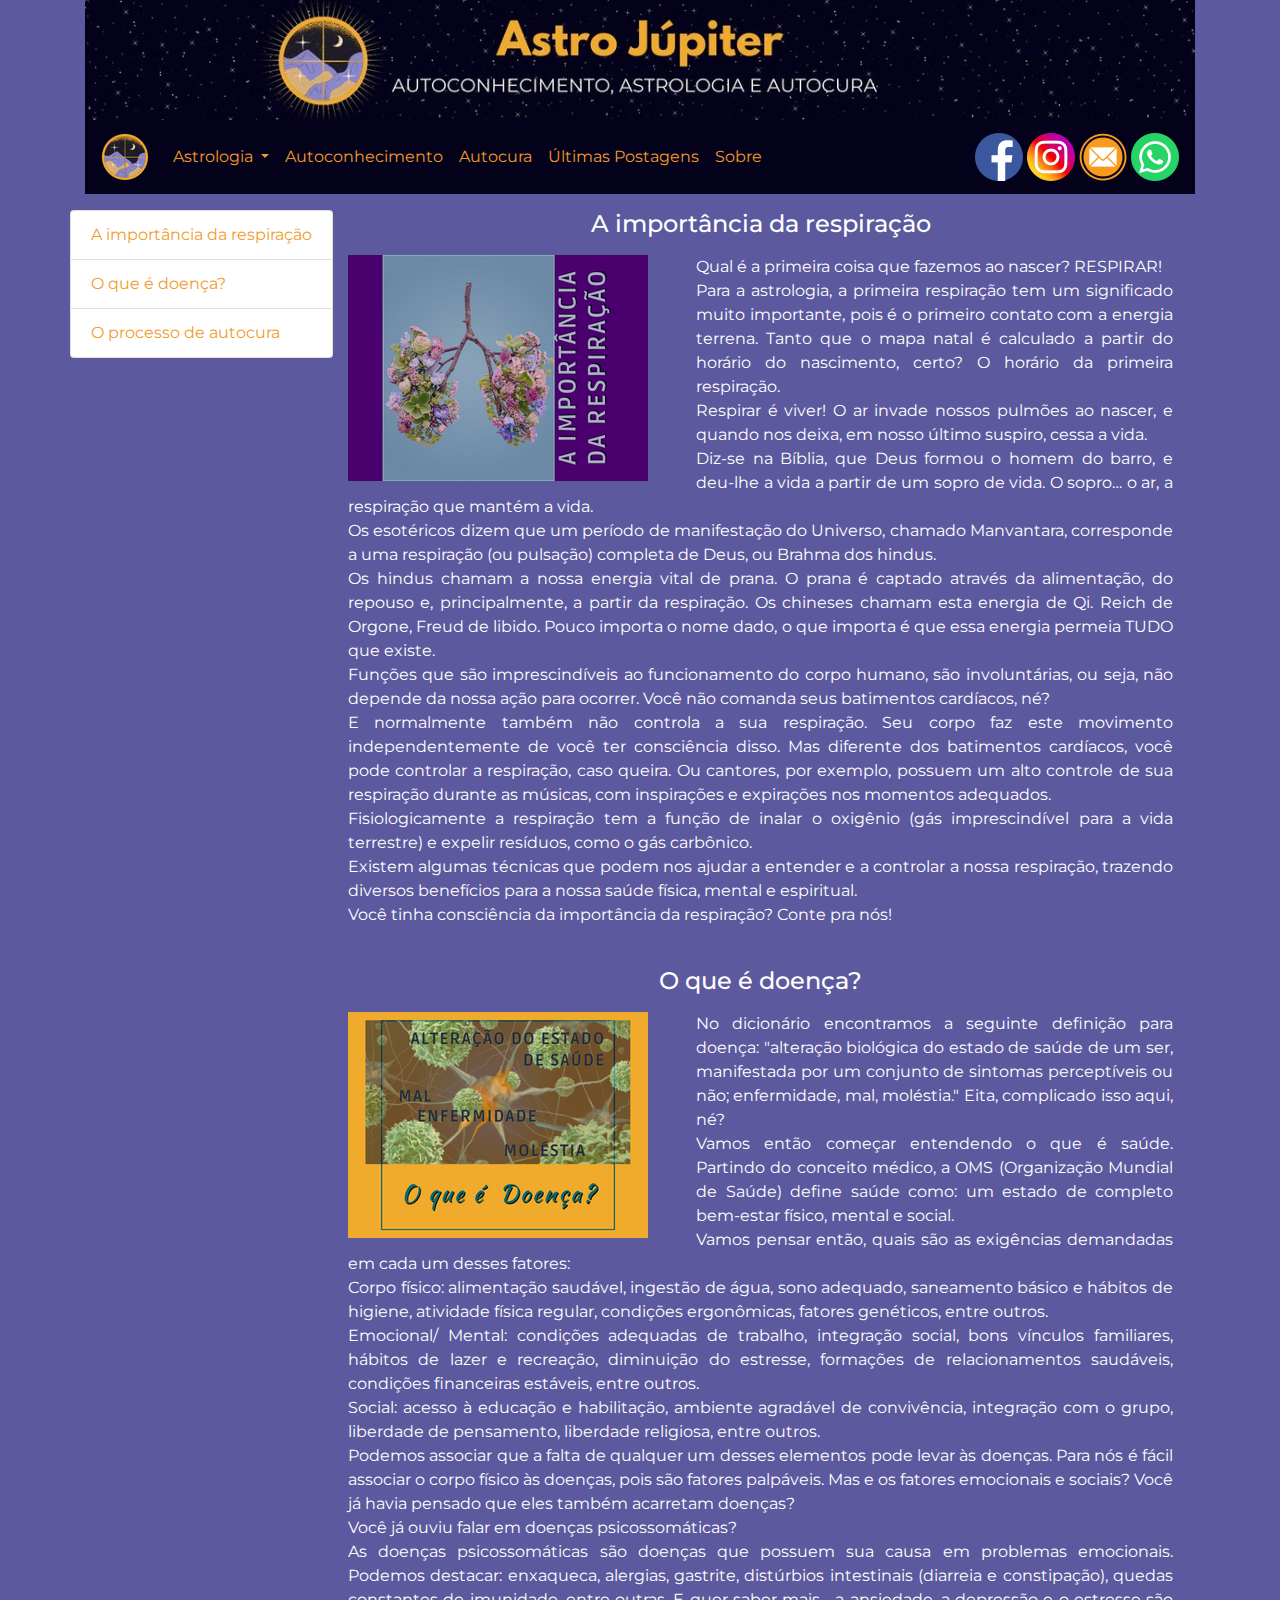
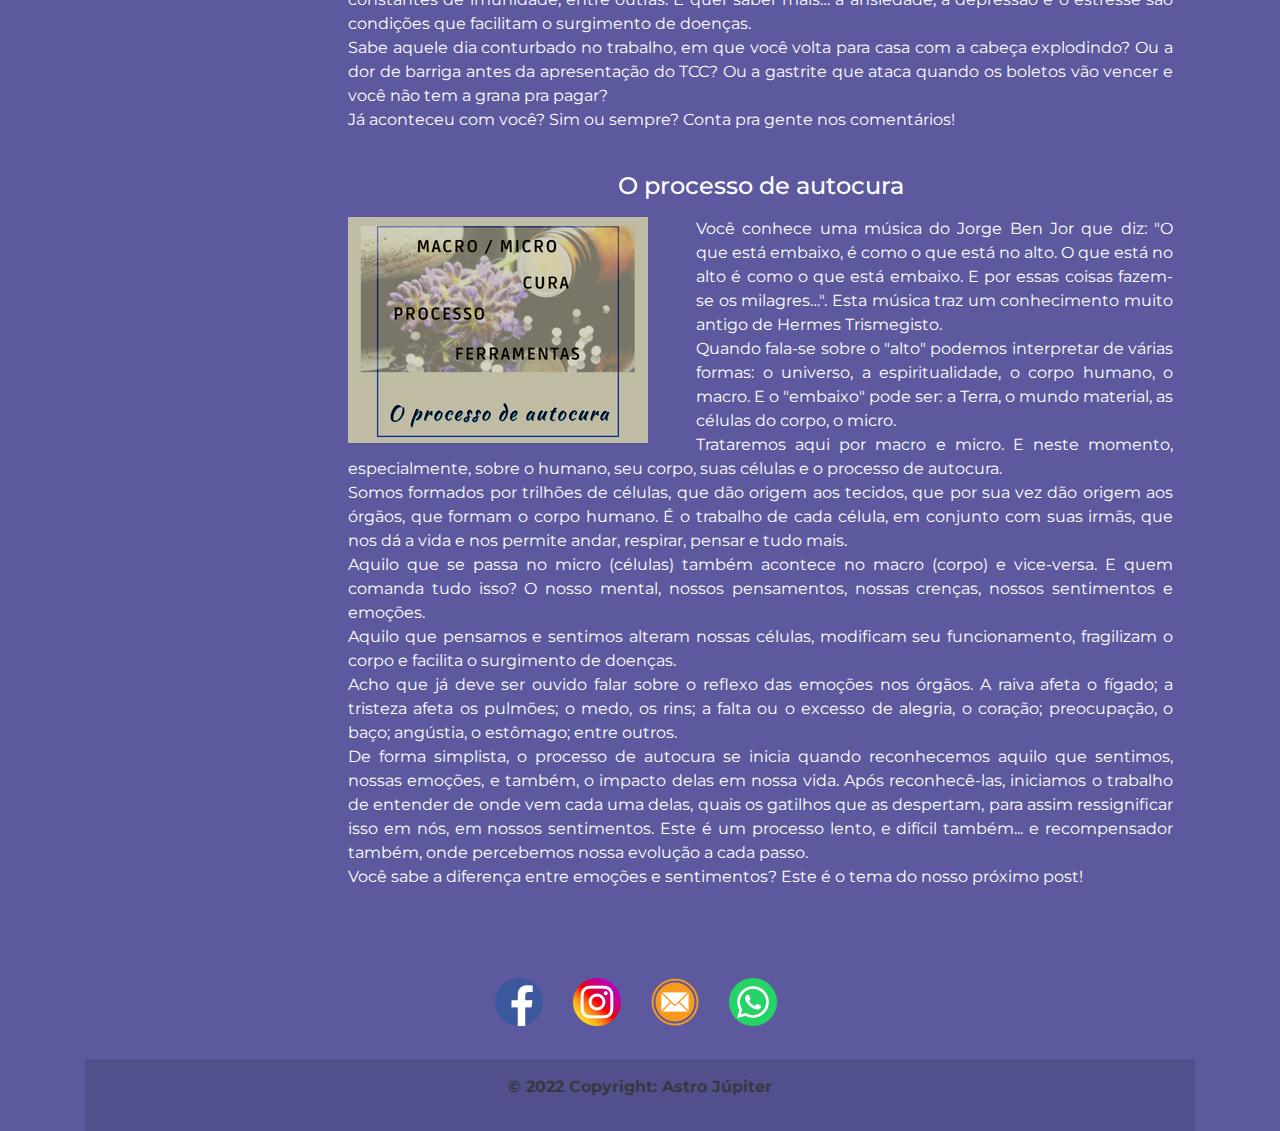
<file: autocura.html>
<!DOCTYPE html>
<html lang="pt-br">

<head>
	<meta charset="UTF-8">
	<meta http-equiv="X-UA-Compatible" content="IE=edge">
	<meta name="viewport" content="width=device-width, initial-scale=1.0, shrink-to-fit=no">
	<meta name="description" content="Autoconhecimento Astrologia e Autocura">
	<meta name="keywords"
		content="autoconhecimento, astrologia, autocura, mapa astral, signos, zodiaco, mitologia, astro jupiter, planeta">
	<link rel="stylesheet" href="bootstrap/css/bootstrap.min.css">
	<link href="https://fonts.googleapis.com/css2?family=Montserrat&display=swap" rel="stylesheet">
	<link rel="shortcut icon" href="img/favicon.ico" type="image/x-icon">
	<link rel="stylesheet" href="style.css">
	<title>Auto Cura</title>
</head>

<body>
	<!-- BANNER TOPO -->
	<div class="container">
		<img src="img/banner-topo.jpg" alt="Banner Topo" class="img-fluid">

		<!-- FIM BANNER TOPO -->

		<!-- MENU -->
		<nav class="navbar navbar-expand-lg navbar-dark corDeFundo">
			<a class="navbar-brand" href="index.html"><img src="img/logo.png" alt="" class="fluid"></a>
			<button class="navbar-toggler" type="button" data-toggle="collapse" data-target="#conteudoNavbarSuportado"
				aria-controls="conteudoNavbarSuportado" aria-expanded="false" aria-label="Alterna navegação">
				<span class="navbar-toggler-icon"></span>
			</button>

			<div class="collapse navbar-collapse" id="conteudoNavbarSuportado">
				<ul class="navbar-nav mr-auto">
					<li class="nav-item dropdown">
						<a class="nav-link dropdown-toggle" href="#" id="navbarDropdown" role="button"
							data-toggle="dropdown" aria-haspopup="true" aria-expanded="false" style="color: #f19b2c;">
							Astrologia
						</a>
						<div class="dropdown-menu corDeFundo" aria-labelledby="navbarDropdown">
							<a class="dropdown-item" href="mapa-astral.html" style="color: #f19b2c;">Mapa Astral</a>
							<a class="dropdown-item" href="signos.html" style="color: #f19b2c;">Signos</a>
							<a class="dropdown-item" href="artigos.html" style="color: #f19b2c;">Artigos</a>
							<a class="dropdown-item" href="ebooks.html" style="color: #f19b2c;">E-Books</a>
						</div>
					</li>
					<li class="nav-item active">
						<a class="nav-link" href="autoconhecimento.html" style="color: #f19b2c;">Autoconhecimento<span
								class="sr-only"></span></a>
					</li>
					<li class="nav-item active">
						<a class="nav-link" href="autocura.html" style="color: #f19b2c;">Autocura<span
								class="sr-only"></span></a>
					</li>
					<li class="nav-item active">
						<a class="nav-link" href="posts.html" style="color: #f19b2c;">Últimas Postagens<span
								class="sr-only"></span></a>
					</li>
					<li class="nav-item active">
						<a class="nav-link" href="sobre.html" style="color: #f19b2c;">Sobre<span
								class="sr-only"></span></a>
				</ul>
			</div>
			<div>
				<a href="https://www.facebook.com/astro.jupter" target="_blank"><img src="img/facebook.png"
						alt="Facebook" title="Facebook" class="fluid"></a>
				<a href="https://www.instagram.com/astro.jupter/" target="_blank"><img src="img/instagram.png"
						alt="Instagram" title="Instagram" class="fluid"></a>
				<a href="mailto:contatoastrojupiter@gmail.com" target="_blank"><img src="img/email.png" alt="E-Mail"
						title="E-mail" class="fluid"></a>
				<a href="http://wa.me/+5511951454047" target="_blank"><img src="img/whatsapp.png" alt="Whatsapp"
						title="Whatsapp" class="fluid"></a>
			</div>
		</nav>
	</div>
	<!-- FIM MENU -->

	<!-- CONTEÚDO -->
	<div class="container mt-3">
		<div class="row">
			<div id="list-example" class="list-group col-sm3">
				<a class="list-group-item list-group-item-action corDaFonteAmarela" href="#list-item-1">A
					importância da respiração</a>
				<a class="list-group-item list-group-item-action corDaFonteAmarela" href="#list-item-2">O que é
					doença?</a>
				<a class="list-group-item list-group-item-action corDaFonteAmarela" href="#list-item-3">O processo
					de autocura</a>
			</div>
			<div data-target="#list-example" data-offset="0" class="col-sm-9 text-justify corDaFonteBranca">
				<h4 id="list-item-1" class="text-center mb-3">A importância da respiração</h4>
				<p>
					<img src="img/respiracao.png" alt="Respiração" class="img-fluid float-left pr-5">
					Qual é a primeira coisa que fazemos ao nascer? RESPIRAR! <br>
					Para a astrologia, a primeira respiração tem um significado muito importante, pois é o primeiro
					contato com a energia terrena. Tanto que o mapa natal é calculado a partir do horário do nascimento,
					certo?
					O horário da primeira respiração.<br>
					Respirar é viver! O ar invade nossos pulmões ao nascer, e quando nos deixa, em nosso último suspiro,
					cessa a vida.<br>
					Diz-se na Bíblia, que Deus formou o homem do barro, e deu-lhe a vida a partir de um sopro de vida. O
					sopro… o ar, a respiração que mantém a vida.<br>
					Os esotéricos dizem que um período de manifestação do Universo, chamado Manvantara, corresponde a
					uma respiração (ou pulsação) completa de Deus, ou Brahma dos hindus.<br>
					Os hindus chamam a nossa energia vital de prana. O prana é captado através da alimentação, do
					repouso e, principalmente, a partir da respiração. Os chineses chamam esta energia de Qi. Reich de
					Orgone,
					Freud de libido. Pouco importa o nome dado, o que importa é que essa energia permeia TUDO que
					existe. <br>
					Funções que são imprescindíveis ao funcionamento do corpo humano, são involuntárias, ou seja, não
					depende da nossa ação para ocorrer. Você não comanda seus batimentos cardíacos, né?<br>
					E normalmente também não controla a sua respiração. Seu corpo faz este movimento independentemente
					de você ter consciência disso. Mas diferente dos batimentos cardíacos, você pode controlar a
					respiração, caso queira. Ou cantores, por exemplo, possuem um alto controle de sua respiração
					durante as
					músicas, com inspirações e expirações nos momentos adequados.<br>
					Fisiologicamente a respiração tem a função de inalar o oxigênio (gás imprescindível para a vida
					terrestre) e expelir resíduos, como o gás carbônico.<br>
					Existem algumas técnicas que podem nos ajudar a entender e a controlar a nossa respiração, trazendo
					diversos benefícios para a nossa saúde física, mental e espiritual.<br>
					Você tinha consciência da importância da respiração? Conte pra nós!<br><br>
				</p>
				<h4 id="list-item-2" class="text-center mb-3">O que é doença?</h4>
				<p><img src="img/doenca.png" alt="Doença" class="img-fluid float-left pr-5">

					No dicionário encontramos a seguinte definição para doença: "alteração biológica do estado de saúde
					de um ser, manifestada por um conjunto de sintomas perceptíveis ou não; enfermidade, mal, moléstia."
					Eita, complicado isso aqui, né?<br>
					Vamos então começar entendendo o que é saúde. Partindo do conceito médico, a OMS (Organização
					Mundial de Saúde) define saúde como: um estado de completo bem-estar físico, mental e social. <br>
					Vamos pensar então, quais são as exigências demandadas em cada um desses fatores:<br>
					Corpo físico: alimentação saudável, ingestão de água, sono adequado, saneamento básico e hábitos de
					higiene, atividade física regular, condições ergonômicas, fatores genéticos, entre outros.<br>
					Emocional/ Mental: condições adequadas de trabalho, integração social, bons vínculos familiares,
					hábitos de lazer e recreação, diminuição do estresse, formações de relacionamentos saudáveis,
					condições
					financeiras estáveis, entre outros.<br>
					Social: acesso à educação e habilitação, ambiente agradável de convivência, integração com o grupo,
					liberdade de pensamento, liberdade religiosa, entre outros.<br>
					Podemos associar que a falta de qualquer um desses elementos pode levar às doenças. Para nós é fácil
					associar o corpo físico às doenças, pois são fatores palpáveis. Mas e os fatores emocionais e
					sociais?
					Você já havia pensado que eles também acarretam doenças?<br>
					Você já ouviu falar em doenças psicossomáticas?<br>
					As doenças psicossomáticas são doenças que possuem sua causa em problemas emocionais. Podemos
					destacar: enxaqueca, alergias, gastrite, distúrbios intestinais (diarreia e constipação), quedas
					constantes de
					imunidade, entre outras. E quer saber mais… a ansiedade, a depressão e o estresse são condições que
					facilitam o surgimento de doenças.<br>
					Sabe aquele dia conturbado no trabalho, em que você volta para casa com a cabeça explodindo? Ou a
					dor de barriga antes da apresentação do TCC? Ou a gastrite que ataca quando os boletos vão vencer e
					você
					não tem a grana pra pagar?<br>
					Já aconteceu com você? Sim ou sempre? Conta pra gente nos comentários!<br><br>
				</p>
				<h4 id="list-item-3" class="text-center mb-3">O processo de autocura</h4>
				<p><img src="img/processo-autocura.png" alt="Processo de Autocura" class="img-fluid float-left pr-5">
					Você conhece uma música do Jorge Ben Jor que diz: "O que está embaixo, é como o que está no alto. O
					que está no alto é como o que está embaixo. E por essas coisas fazem-se os milagres…". Esta música
					traz
					um conhecimento muito antigo de Hermes Trismegisto.<br>
					Quando fala-se sobre o "alto" podemos interpretar de várias formas: o universo, a espiritualidade, o
					corpo humano, o macro. E o "embaixo" pode ser: a Terra, o mundo material, as células do corpo, o
					micro.<br>
					Trataremos aqui por macro e micro. E neste momento, especialmente, sobre o humano, seu corpo, suas
					células e o processo de autocura.<br>
					Somos formados por trilhões de células, que dão origem aos tecidos, que por sua vez dão origem aos
					órgãos, que formam o corpo humano. É o trabalho de cada célula, em conjunto com suas irmãs, que nos
					dá a vida e nos permite andar, respirar, pensar e tudo mais.<br>
					Aquilo que se passa no micro (células) também acontece no macro (corpo) e vice-versa. E quem comanda
					tudo isso? O nosso mental, nossos pensamentos, nossas crenças, nossos sentimentos e emoções.<br>
					Aquilo que pensamos e sentimos alteram nossas células, modificam seu funcionamento, fragilizam o
					corpo e facilita o surgimento de doenças.<br>
					Acho que já deve ser ouvido falar sobre o reflexo das emoções nos órgãos. A raiva afeta o fígado; a
					tristeza afeta os pulmões; o medo, os rins; a falta ou o excesso de alegria, o coração; preocupação,
					o baço; angústia, o estômago; entre outros.<br>
					De forma simplista, o processo de autocura se inicia quando reconhecemos aquilo que sentimos, nossas
					emoções, e também, o impacto delas em nossa vida. Após reconhecê-las, iniciamos o trabalho de
					entender de onde vem cada uma delas, quais os gatilhos que as despertam, para assim ressignificar
					isso em
					nós, em nossos sentimentos. Este é um processo lento, e difícil também... e recompensador também,
					onde
					percebemos nossa evolução a cada passo.<br>
					Você sabe a diferença entre emoções e sentimentos? Este é o tema do nosso próximo post!<br><br>
				</p>
			</div>
		</div>
	</div>
	<!-- FIM CONTEÚDO -->

	<!-- RODAPÉ -->
	<footer class="text-center container mt-3">
		<!-- Grid container -->
		<div class="container pt-4">
			<!-- Section: Social media -->
			<div class="mb-4">
				<!-- Facebook -->
				<a class="btn btn-link btn-floating btn-lg pl-2" href="https://www.facebook.com/astro.jupter"
					target="_blank" role="button" data-mdb-ripple-color="dark">
					<img src="img/facebook.png" alt="Facebook" title="Facebook">
				</a>

				<!-- Instagram -->
				<a class="btn btn-link btn-floating btn-lg pl-2" href="https://www.instagram.com/astro.jupter/"
					target="_blank" role="button" data-mdb-ripple-color="dark"><img src="img/instagram.png"
						alt="Instagram" title="Instagram"></a>

				<!-- E-mail -->
				<a class="btn btn-link btn-floating btn-lg pl-2" href="mailto:contatoastrojupiter@gmail.com"
					role="button" data-mdb-ripple-color="dark"><img src="img/email.png" alt="E-mail" title="E-mail"></a>

				<!-- Whatsapp -->
				<a class="btn btn-link btn-floating btn-lg pl-2" href="http://wa.me/+5511951454047" target="_blank"
					role="button" data-mdb-ripple-color="dark"><img src="img/whatsapp.png" alt="Whatsapp"
						title="Whatsapp"></a>

			</div>
			<!-- Section: Social media -->
		</div>
		<!-- Grid container -->

		<!-- Copyright -->
		<div class="text-center text-dark p-3 font-weight-bold fundoRodape">
			<p class="text-dark">© 2022 Copyright: Astro Júpiter</p>
		</div>
		<!-- Copyright -->
	</footer>
	<!-- FIM RODAPÉ -->
	<!-- JavaScript (Opcional) -->
	<!-- jQuery primeiro, depois Popper.js, depois Bootstrap JS -->
	<script src="bootstrap/jquery-3.3.1.slim.min.js"></script>
	<script src="bootstrap/popper.min.js"></script>
	<script src="bootstrap/js/bootstrap.min.js"></script>
</body>

</html>
</file>
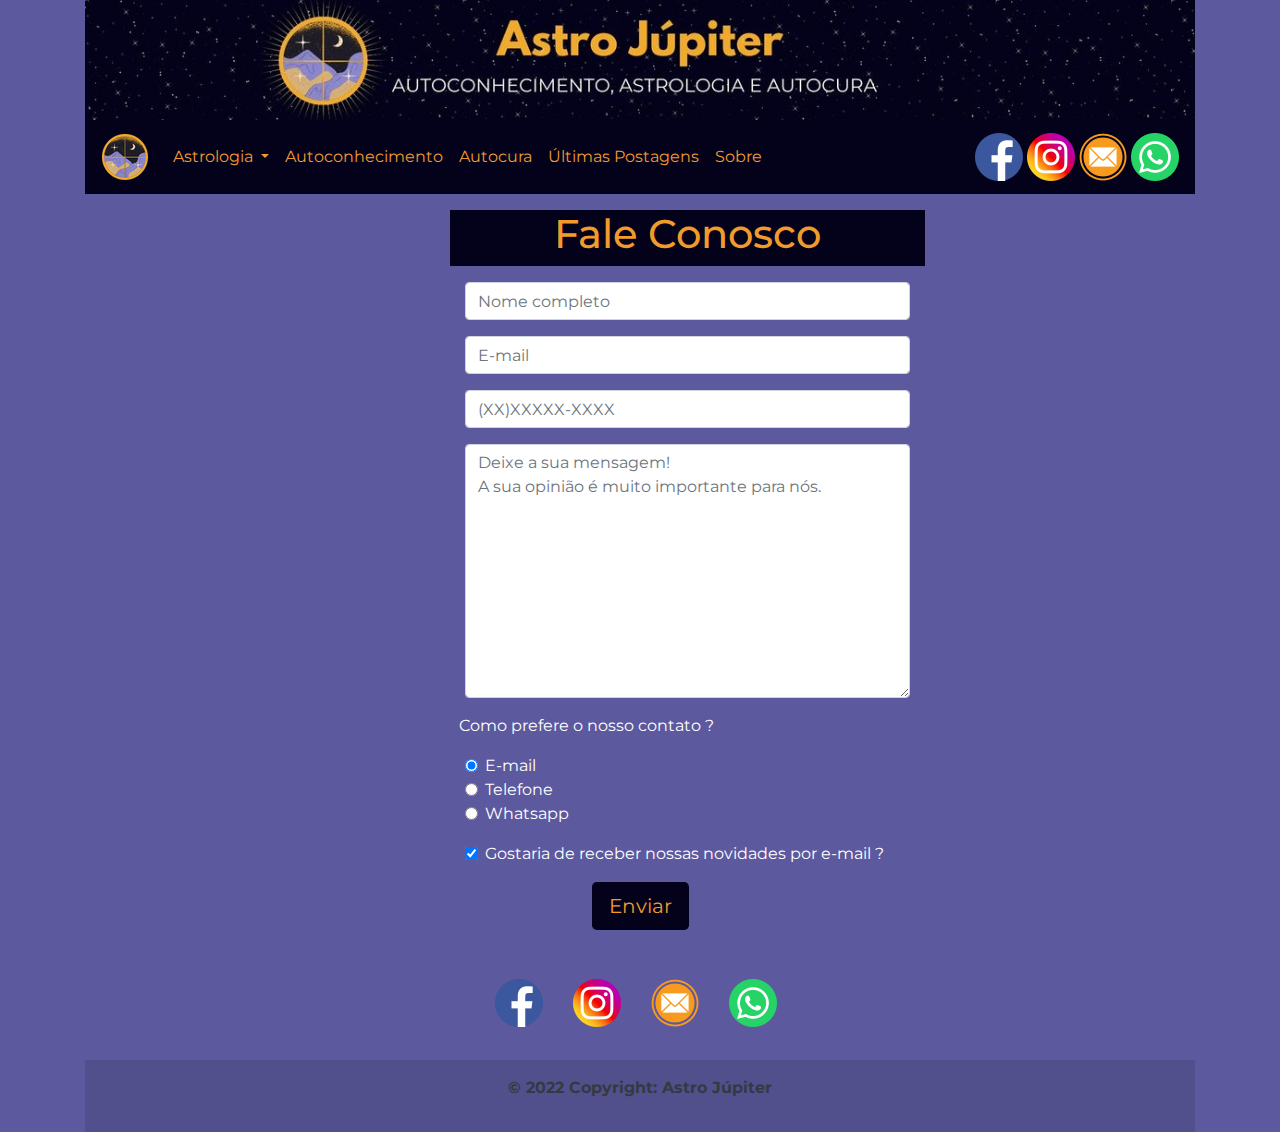
<file: contato.html>
<!DOCTYPE html>
<html lang="pt-br">

<head>
    <meta charset="UTF-8">
    <meta http-equiv="X-UA-Compatible" content="IE=edge">
    <meta name="viewport" content="width=device-width, initial-scale=1.0, shrink-to-fit=no">
    <meta name="description" content="Autoconhecimento Astrologia e Autocura">
    <meta name="keywords"
        content="autoconhecimento, astrologia, autocura, mapa astral, signos, zodiaco, mitologia, astro jupiter, planeta">
    <link rel="stylesheet" href="bootstrap/css/bootstrap.min.css">
    <link href="https://fonts.googleapis.com/css2?family=Montserrat&display=swap" rel="stylesheet">
    <link rel="shortcut icon" href="img/favicon.ico" type="image/x-icon">
    <link rel="stylesheet" href="style.css">
    <title>Astro Júpiter</title>
</head>

<body>
    <!-- BANNER TOPO -->
    <div class="container">
        <img src="img/banner-topo.jpg" alt="Banner Topo" class="img-fluid">

        <!-- FIM BANNER TOPO -->

        <!-- MENU -->
		<nav class="navbar navbar-expand-lg navbar-dark corDeFundo">
			<a class="navbar-brand" href="index.html"><img src="img/logo.png" alt="" class="fluid"></a>
			<button class="navbar-toggler" type="button" data-toggle="collapse" data-target="#conteudoNavbarSuportado"
				aria-controls="conteudoNavbarSuportado" aria-expanded="false" aria-label="Alterna navegação">
				<span class="navbar-toggler-icon"></span>
			</button>

			<div class="collapse navbar-collapse" id="conteudoNavbarSuportado">
				<ul class="navbar-nav mr-auto">
					<li class="nav-item dropdown">
						<a class="nav-link dropdown-toggle" href="#" id="navbarDropdown" role="button"
							data-toggle="dropdown" aria-haspopup="true" aria-expanded="false" style="color: #f19b2c;">
							Astrologia
						</a>
						<div class="dropdown-menu corDeFundo" aria-labelledby="navbarDropdown">
							<a class="dropdown-item" href="mapa-astral.html" style="color: #f19b2c;">Mapa Astral</a>
							<a class="dropdown-item" href="signos.html" style="color: #f19b2c;">Signos</a>
							<a class="dropdown-item" href="artigos.html" style="color: #f19b2c;">Artigos</a>
							<a class="dropdown-item" href="ebooks.html" style="color: #f19b2c;">E-Books</a>
						</div>
					</li>
					<li class="nav-item active">
						<a class="nav-link" href="autoconhecimento.html" style="color: #f19b2c;">Autoconhecimento<span
								class="sr-only"></span></a>
					</li>
					<li class="nav-item active">
						<a class="nav-link" href="autocura.html" style="color: #f19b2c;">Autocura<span
								class="sr-only"></span></a>
					</li>
					<li class="nav-item active">
						<a class="nav-link" href="posts.html" style="color: #f19b2c;">Últimas Postagens<span
								class="sr-only"></span></a>
					</li>
					<li class="nav-item active">
						<a class="nav-link" href="sobre.html" style="color: #f19b2c;">Sobre<span
								class="sr-only"></span></a>
				</ul>
			</div>
			<div>
				<a href="https://www.facebook.com/astro.jupter" target="_blank"><img src="img/facebook.png"
						alt="Facebook" title="Facebook" class="fluid"></a>
				<a href="https://www.instagram.com/astro.jupter/" target="_blank"><img src="img/instagram.png"
						alt="Instagram" title="Instagram" class="fluid"></a>
				<a href="mailto:contatoastrojupiter@gmail.com" target="_blank"><img src="img/email.png" alt="E-Mail"
						title="E-mail" class="fluid"></a>
				<a href="http://wa.me/+5511951454047" target="_blank"><img src="img/whatsapp.png" alt="Whatsapp"
						title="Whatsapp" class="fluid"></a>
			</div>
		</nav>
	</div>
	<!-- FIM MENU -->

    <!-- FALE CONOSCO -->
    <div class="container mt-3">
        <div class="row">
            <div class="col-sm-4"></div>
            <div class="col-sm-5 text-center corDeFundo">
                <h1 class="corDaFonteAmarela">Fale Conosco</h1>
            </div>
        </div>
    </div>
    <!-- FIM FALE CONOSCO -->

    <div class="container mt-3">
        <form>
            <div class="form-group row">
                <div class="col-sm-4"></div>
                <div class="col-sm-5">
                    <input type="text" class="form-control" id="inputName" placeholder="Nome completo">
                </div>
            </div>
            <div class="form-group row">
                <div class="col-sm-4"></div>
                <div class="col-sm-5">
                    <input type="email" class="form-control" id="inputEmail3" placeholder="E-mail">
                </div>
            </div>
            <div class="form-group row">
                <div class="col-sm-4"></div>
                <div class="col-sm-5">
                    <input type="tel" class="form-control" id="inputPhone" placeholder="(XX)XXXXX-XXXX">
                </div>
            </div>

            <div class="form-group row">
                <div class="col-sm-4"></div>

                <div class="col-sm-5">
                    <textarea class="form-control" id="exampleFormControlTextarea1" rows="10" placeholder="Deixe a sua mensagem! 
A sua opinião é muito importante para nós."></textarea>
                </div>
            </div>

            <div class="container">
                <div class="row">
                    <div class="col-sm-4 ml-1"></div>
                    <p class="corDaFonteBranca">Como prefere o nosso contato ?</p>
                </div>
            </div>
            <fieldset class="form-group text-light">
                <div class="row">
                    <div class="col-sm-4"></div>
                    <div class="col-sm-5 corDaFonteBranca">
                        <div class="form-check">
                            <input class="form-check-input" type="radio" name="gridRadios" id="gridRadios1"
                                value="opcao1" checked>
                            <label class="form-check-label" for="gridRadios1">
                                E-mail
                            </label>
                        </div>
                        <div class="form-check">
                            <input class="form-check-input" type="radio" name="gridRadios" id="gridRadios2"
                                value="opcao2">
                            <label class="form-check-label" for="gridRadios2">
                                Telefone
                            </label>
                        </div>
                        <div class="form-check">
                            <input class="form-check-input" type="radio" name="gridRadios" id="gridRadios3"
                                value="opcao3">
                            <label class="form-check-label" for="gridRadios3">
                                Whatsapp
                            </label>
                        </div>
                    </div>
                </div>
            </fieldset>
            <div class="form-group row corDaFonteBranca">
                <div class="col-sm-4"></div>
                <div class="col-sm-8">
                    <div class="form-check">
                        <input class="form-check-input" type="checkbox" id="gridCheck1" checked>
                        <label class="form-check-label" for="gridCheck1">
                            Gostaria de receber nossas novidades por e-mail ?
                        </label>
                    </div>
                </div>
            </div>
        </form>
        <div class="container mt-3 text-center">
            <button type="button" class="btn btn-lg corDeFundo corDaFonteAmarela">Enviar</button>
        </div>
    </div>

    <!-- RODAPÉ -->
    <footer class="text-center container mt-3">
        <!-- Grid container -->
        <div class="container pt-4">
            <!-- Section: Social media -->
            <div class="mb-4">
                <!-- Facebook -->
                <a class="btn btn-link btn-floating btn-lg pl-2" href="https://www.facebook.com/astro.jupter"
                    target="_blank" role="button" data-mdb-ripple-color="dark">
                    <img src="img/facebook.png" alt="Facebook" title="Facebook">
                </a>

                <!-- Instagram -->
                <a class="btn btn-link btn-floating btn-lg pl-2" href="https://www.instagram.com/astro.jupter/"
                    target="_blank" role="button" data-mdb-ripple-color="dark"><img src="img/instagram.png"
                        alt="Instagram" title="Instagram"></a>

                <!-- E-mail -->
                <a class="btn btn-link btn-floating btn-lg pl-2" href="mailto:contatoastrojupiter@gmail.com"
                    role="button" data-mdb-ripple-color="dark"><img src="img/email.png" alt="E-mail" title="E-mail"></a>

                <!-- Whatsapp -->
                <a class="btn btn-link btn-floating btn-lg pl-2" href="http://wa.me/+5511951454047" target="_blank"
                    role="button" data-mdb-ripple-color="dark"><img src="img/whatsapp.png" alt="Whatsapp"
                        title="Whatsapp"></a>

            </div>
            <!-- Section: Social media -->
        </div>
        <!-- Grid container -->

        <!-- Copyright -->
        <div class="text-center text-dark p-3 font-weight-bold fundoRodape">
            <p class="text-dark">© 2022 Copyright: Astro Júpiter</p>
        </div>
        <!-- Copyright -->
    </footer>
    <!-- FIM RODAPÉ -->
    <!-- JavaScript (Opcional) -->
    <!-- jQuery primeiro, depois Popper.js, depois Bootstrap JS -->
    <script src="bootstrap/jquery-3.3.1.slim.min.js"></script>
    <script src="bootstrap/popper.min.js"></script>
    <script src="bootstrap/js/bootstrap.min.js"></script>
</body>

</html>
</file>
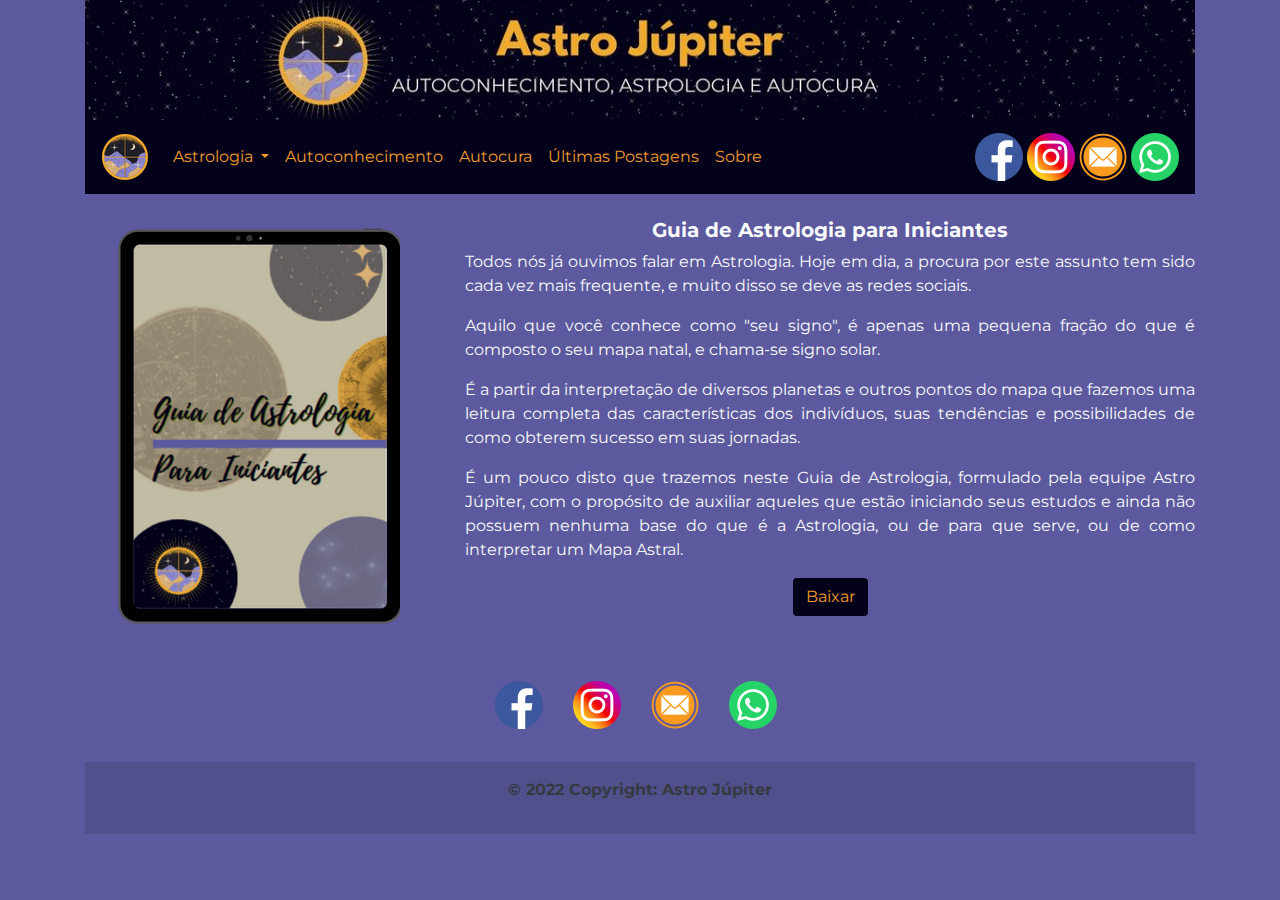
<file: ebooks.html>
<!DOCTYPE html>
<html lang="pt-br">

<head>
	<meta charset="UTF-8">
	<meta http-equiv="X-UA-Compatible" content="IE=edge">
	<meta name="viewport" content="width=device-width, initial-scale=1.0, shrink-to-fit=no">
	<meta name="description" content="Autoconhecimento Astrologia e Autocura">
	<meta name="keywords"
		content="autoconhecimento, astrologia, autocura, mapa astral, signos, zodiaco, mitologia, astro jupiter, planeta">
	<link rel="stylesheet" href="bootstrap/css/bootstrap.min.css">
	<link href="https://fonts.googleapis.com/css2?family=Montserrat&display=swap" rel="stylesheet">
	<link rel="shortcut icon" href="img/favicon.ico" type="image/x-icon">
	<link rel="stylesheet" href="style.css">
	<title>E-Books</title>
</head>

<body>
	<!-- BANNER TOPO -->
	<div class="container">
		<img src="img/banner-topo.jpg" alt="Banner Topo" class="img-fluid">

		<!-- FIM BANNER TOPO -->

		<!-- MENU -->
		<nav class="navbar navbar-expand-lg navbar-dark corDeFundo">
			<a class="navbar-brand" href="index.html"><img src="img/logo.png" alt="" class="fluid"></a>
			<button class="navbar-toggler" type="button" data-toggle="collapse" data-target="#conteudoNavbarSuportado"
				aria-controls="conteudoNavbarSuportado" aria-expanded="false" aria-label="Alterna navegação">
				<span class="navbar-toggler-icon"></span>
			</button>

			<div class="collapse navbar-collapse" id="conteudoNavbarSuportado">
				<ul class="navbar-nav mr-auto">
					<li class="nav-item dropdown">
						<a class="nav-link dropdown-toggle" href="#" id="navbarDropdown" role="button"
							data-toggle="dropdown" aria-haspopup="true" aria-expanded="false" style="color: #f19b2c;">
							Astrologia
						</a>
						<div class="dropdown-menu corDeFundo" aria-labelledby="navbarDropdown">
							<a class="dropdown-item" href="mapa-astral.html" style="color: #f19b2c;">Mapa Astral</a>
							<a class="dropdown-item" href="signos.html" style="color: #f19b2c;">Signos</a>
							<a class="dropdown-item" href="artigos.html" style="color: #f19b2c;">Artigos</a>
							<a class="dropdown-item" href="ebooks.html" style="color: #f19b2c;">E-Books</a>
						</div>
					</li>
					<li class="nav-item active">
						<a class="nav-link" href="autoconhecimento.html" style="color: #f19b2c;">Autoconhecimento<span
								class="sr-only"></span></a>
					</li>
					<li class="nav-item active">
						<a class="nav-link" href="autocura.html" style="color: #f19b2c;">Autocura<span
								class="sr-only"></span></a>
					</li>
					<li class="nav-item active">
						<a class="nav-link" href="posts.html" style="color: #f19b2c;">Últimas Postagens<span
								class="sr-only"></span></a>
					</li>
					<li class="nav-item active">
						<a class="nav-link" href="sobre.html" style="color: #f19b2c;">Sobre<span
								class="sr-only"></span></a>
				</ul>
			</div>
			<div>
				<a href="https://www.facebook.com/astro.jupter" target="_blank"><img src="img/facebook.png"
						alt="Facebook" title="Facebook" class="fluid"></a>
				<a href="https://www.instagram.com/astro.jupter/" target="_blank"><img src="img/instagram.png"
						alt="Instagram" title="Instagram" class="fluid"></a>
				<a href="mailto:contatoastrojupiter@gmail.com" target="_blank"><img src="img/email.png" alt="E-Mail"
						title="E-mail" class="fluid"></a>
				<a href="http://wa.me/+5511951454047" target="_blank"><img src="img/whatsapp.png" alt="Whatsapp"
						title="Whatsapp" class="fluid"></a>
			</div>
		</nav>
	</div>
	<!-- FIM MENU -->

	<!-- E-BOOKS -->
	<div class="container mt-4">
		<div class="row">
			<div class="col-sm-4 pl-5">
				<a href="guia.pdf" target="_blank"><img src="img/ebook.png" alt="Ebook" title="Baixar o E-book"
						class="mt-2 img-fluid"></a>

			</div>
			<div class="col-sm-8 text-justify text-light">
				<h5 class="font-weight-bold text-center">Guia de Astrologia para Iniciantes</h5>
				<p>Todos nós já ouvimos falar em Astrologia. Hoje em dia, a procura por este
					assunto
					tem sido cada vez mais frequente, e muito disso se deve as redes sociais.</p>

				<p>Aquilo que você conhece como "seu signo", é apenas uma pequena fração do que é composto o seu mapa
					natal, e chama-se signo solar.
				</p>
				<p>É a partir da interpretação de diversos planetas e outros pontos do mapa que fazemos uma leitura
					completa das características dos indivíduos, suas tendências e possibilidades de como obterem
					sucesso em suas jornadas.
				</p>
				<p>É um pouco disto que trazemos neste Guia de Astrologia, formulado pela equipe Astro Júpiter, com o
					propósito de auxiliar aqueles que estão iniciando seus estudos e ainda não possuem nenhuma base do
					que é a Astrologia, ou de para que serve, ou de como interpretar um Mapa Astral.
				</p>
				<p class="text-center">
					<a class="btn corDeFundo corDaFonteAmarela" title="Baixar o E-book" href="guia.pdf" target="_blank" role="button">Baixar</a>
				</p>
			</div>
		</div>
	</div>
	<!-- E-BOOKS -->
<!-- RODAPÉ -->
<footer class="text-center container mt-3">
	<!-- Grid container -->
	<div class="container pt-4">
		<!-- Section: Social media -->
		<div class="mb-4">
			<!-- Facebook -->
			<a class="btn btn-link btn-floating btn-lg pl-2" href="https://www.facebook.com/astro.jupter"
				target="_blank" role="button" data-mdb-ripple-color="dark">
				<img src="img/facebook.png" alt="Facebook" title="Facebook">
			</a>

			<!-- Instagram -->
			<a class="btn btn-link btn-floating btn-lg pl-2" href="https://www.instagram.com/astro.jupter/"
				target="_blank" role="button" data-mdb-ripple-color="dark"><img src="img/instagram.png"
					alt="Instagram" title="Instagram"></a>

			<!-- E-mail -->
			<a class="btn btn-link btn-floating btn-lg pl-2" href="mailto:contatoastrojupiter@gmail.com"
				role="button" data-mdb-ripple-color="dark"><img src="img/email.png" alt="E-mail" title="E-mail"></a>

			<!-- Whatsapp -->
			<a class="btn btn-link btn-floating btn-lg pl-2" href="http://wa.me/+5511951454047" target="_blank"
				role="button" data-mdb-ripple-color="dark"><img src="img/whatsapp.png" alt="Whatsapp"
					title="Whatsapp"></a>

		</div>
		<!-- Section: Social media -->
	</div>
	<!-- Grid container -->

	<!-- Copyright -->
	<div class="text-center text-dark p-3 font-weight-bold fundoRodape">
		<p class="text-dark">© 2022 Copyright: Astro Júpiter</p>
	</div>
	<!-- Copyright -->
</footer>
<!-- FIM RODAPÉ -->
<!-- JavaScript (Opcional) -->
<!-- jQuery primeiro, depois Popper.js, depois Bootstrap JS -->
<script src="bootstrap/jquery-3.3.1.slim.min.js"></script>
<script src="bootstrap/popper.min.js"></script>
<script src="bootstrap/js/bootstrap.min.js"></script>
</body>

</html>
</file>
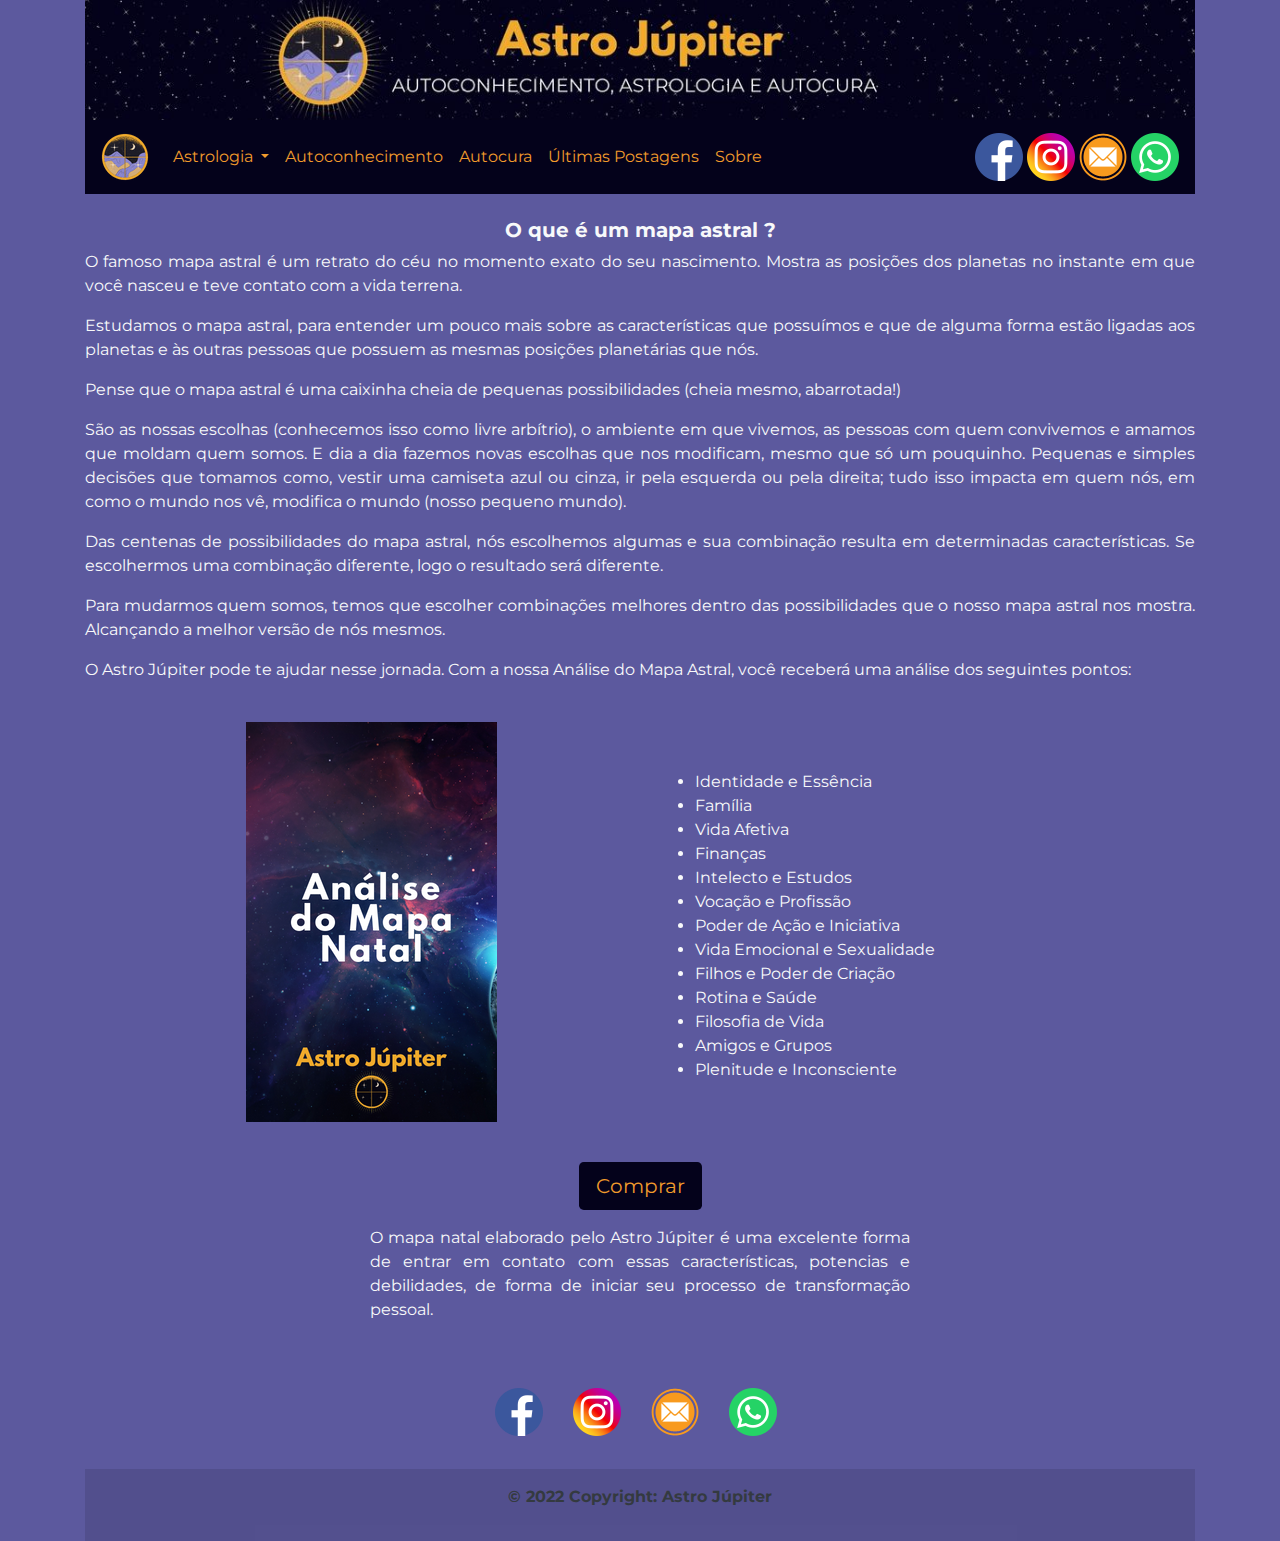
<file: mapa-astral.html>
<!DOCTYPE html>
<html lang="pt-br">

<head>
	<meta charset="UTF-8">
	<meta http-equiv="X-UA-Compatible" content="IE=edge">
	<meta name="viewport" content="width=device-width, initial-scale=1.0, shrink-to-fit=no">
	<meta name="description" content="Autoconhecimento Astrologia e Autocura">
	<meta name="keywords"
		content="autoconhecimento, astrologia, autocura, mapa astral, signos, zodiaco, mitologia, astro jupiter, planeta">
	<link rel="stylesheet" href="bootstrap/css/bootstrap.min.css">
	<link href="https://fonts.googleapis.com/css2?family=Montserrat&display=swap" rel="stylesheet">
	<link rel="shortcut icon" href="img/favicon.ico" type="image/x-icon">
	<link rel="stylesheet" href="style.css">
	<title>Mapa Astral</title>
</head>

<body>
	<!-- BANNER TOPO -->
	<div class="container">
		<img src="img/banner-topo.jpg" alt="Banner Topo" class="img-fluid">

		<!-- FIM BANNER TOPO -->

		<!-- MENU -->
		<nav class="navbar navbar-expand-lg navbar-dark corDeFundo">
			<a class="navbar-brand" href="index.html"><img src="img/logo.png" alt="" class="fluid"></a>
			<button class="navbar-toggler" type="button" data-toggle="collapse" data-target="#conteudoNavbarSuportado"
				aria-controls="conteudoNavbarSuportado" aria-expanded="false" aria-label="Alterna navegação">
				<span class="navbar-toggler-icon"></span>
			</button>

			<div class="collapse navbar-collapse" id="conteudoNavbarSuportado">
				<ul class="navbar-nav mr-auto">
					<li class="nav-item dropdown">
						<a class="nav-link dropdown-toggle" href="#" id="navbarDropdown" role="button"
							data-toggle="dropdown" aria-haspopup="true" aria-expanded="false" style="color: #f19b2c;">
							Astrologia
						</a>
						<div class="dropdown-menu corDeFundo" aria-labelledby="navbarDropdown">
							<a class="dropdown-item" href="mapa-astral.html" style="color: #f19b2c;">Mapa Astral</a>
							<a class="dropdown-item" href="signos.html" style="color: #f19b2c;">Signos</a>
							<a class="dropdown-item" href="artigos.html" style="color: #f19b2c;">Artigos</a>
							<a class="dropdown-item" href="ebooks.html" style="color: #f19b2c;">E-Books</a>
						</div>
					</li>
					<li class="nav-item active">
						<a class="nav-link" href="autoconhecimento.html" style="color: #f19b2c;">Autoconhecimento<span
								class="sr-only"></span></a>
					</li>
					<li class="nav-item active">
						<a class="nav-link" href="autocura.html" style="color: #f19b2c;">Autocura<span
								class="sr-only"></span></a>
					</li>
					<li class="nav-item active">
						<a class="nav-link" href="posts.html" style="color: #f19b2c;">Últimas Postagens<span
								class="sr-only"></span></a>
					</li>
					<li class="nav-item active">
						<a class="nav-link" href="sobre.html" style="color: #f19b2c;">Sobre<span
								class="sr-only"></span></a>
				</ul>
			</div>
			<div>
				<a href="https://www.facebook.com/astro.jupter" target="_blank"><img src="img/facebook.png"
						alt="Facebook" title="Facebook" class="fluid"></a>
				<a href="https://www.instagram.com/astro.jupter/" target="_blank"><img src="img/instagram.png"
						alt="Instagram" title="Instagram" class="fluid"></a>
				<a href="mailto:contatoastrojupiter@gmail.com" target="_blank"><img src="img/email.png" alt="E-Mail"
						title="E-mail" class="fluid"></a>
				<a href="http://wa.me/+5511951454047" target="_blank"><img src="img/whatsapp.png" alt="Whatsapp"
						title="Whatsapp" class="fluid"></a>
			</div>
		</nav>
	</div>
	<!-- FIM MENU -->

	<!-- O QUE É -->
	<div class="container mt-4">
		<div class="row">
			<div class="col-sm-12 text-justify text-light">
				<h5 class="font-weight-bold text-center">O que é um mapa astral ?</h5>
				<p>O famoso mapa astral é um retrato do céu no momento exato do seu nascimento.
					Mostra as posições dos
					planetas no instante em que você nasceu e teve contato com a vida terrena.
				</p>
				<p>Estudamos o mapa astral, para entender um pouco mais sobre as características
					que possuímos e que de
					alguma forma estão ligadas aos planetas e às outras pessoas que possuem as mesmas posições
					planetárias que nós.
				</p>
				<p>Pense que o mapa astral é uma caixinha cheia de pequenas possibilidades
					(cheia mesmo, abarrotada!)
				</p>
				<p>São as nossas escolhas (conhecemos isso como livre arbítrio), o ambiente em
					que vivemos, as pessoas
					com quem convivemos e amamos que moldam quem somos. E dia a dia fazemos novas escolhas que nos
					modificam, mesmo que só um pouquinho. Pequenas e simples decisões que tomamos como, vestir uma
					camiseta azul ou cinza, ir pela esquerda ou pela direita; tudo isso impacta em quem nós, em como o
					mundo nos vê, modifica o mundo (nosso pequeno mundo).
				</p>
				<p>Das centenas de possibilidades do mapa astral, nós escolhemos algumas e sua
					combinação resulta em
					determinadas características. Se escolhermos uma combinação diferente, logo o resultado será
					diferente.
				</p>
				<p>
					Para mudarmos quem somos, temos que escolher combinações melhores dentro das possibilidades que o
					nosso mapa astral nos mostra. Alcançando a melhor versão de nós mesmos.
				</p>

				<p>O Astro Júpiter pode te ajudar nesse jornada. Com a nossa Análise do Mapa Astral, você receberá uma
					análise dos seguintes pontos:</p>





			</div>
		</div>
	</div>

	<div class="container mt-4">
		<div class="row">
			<div class="col-sm-6 text-justify text-light pl-5">
				<p class="text-center"><img src="img/mapa-astral-analise.png" alt="Adquira o seu mapa astral"
						class="img-fluid"></p>
			</div>
			<div class="col-sm-6 text-justify text-light">
				<ul class="lista">
					<li>Identidade e Essência</li>
					<li>Família</li>
					<li>Vida Afetiva</li>
					<li>Finanças</li>
					<li>Intelecto e Estudos</li>
					<li>Vocação e Profissão</li>
					<li>Poder de Ação e Iniciativa</li>
					<li>Vida Emocional e Sexualidade</li>
					<li>Filhos e Poder de Criação</li>
					<li>Rotina e Saúde</li>
					<li>Filosofia de Vida</li>
					<li>Amigos e Grupos</li>
					<li>Plenitude e Inconsciente</li>
				</ul>
			</div>
		</div>
	</div>
	<div class="container mt-4 text-center">
		<div class="row">
			<div class="col-sm-3 text-justify text-light"></div>
			<div class="col-sm-6 text-justify text-light">
				<p class="text-center">
					<a class="btn btn-lg corDeFundo" style="color: #f19b2c;"
						href="https://docs.google.com/forms/d/1kdOP5zTa5Hv9wSHcx_uQFaSTO1IUhBVgjf_Ovj-ek5s/edit?usp=drivesdk"
						target="_blank" role="button">Comprar</a>
				</p>
				<p>O mapa natal elaborado pelo Astro Júpiter é uma excelente forma de entrar em
					contato com essas
					características, potencias e debilidades, de forma de iniciar seu processo de transformação pessoal.
				</p>
				<div class="col-sm-3 text-justify text-light"></div>
			</div>
		</div>
	</div>


	<!-- FIM O QUE É -->

	<!-- RODAPÉ -->
	<footer class="text-center container mt-3">
		<!-- Grid container -->
		<div class="container pt-4">
			<!-- Section: Social media -->
			<div class="mb-4">
				<!-- Facebook -->
				<a class="btn btn-link btn-floating btn-lg pl-2" href="https://www.facebook.com/astro.jupter"
					target="_blank" role="button" data-mdb-ripple-color="dark">
					<img src="img/facebook.png" alt="Facebook" title="Facebook">
				</a>

				<!-- Instagram -->
				<a class="btn btn-link btn-floating btn-lg pl-2" href="https://www.instagram.com/astro.jupter/"
					target="_blank" role="button" data-mdb-ripple-color="dark"><img src="img/instagram.png"
						alt="Instagram" title="Instagram"></a>

				<!-- E-mail -->
				<a class="btn btn-link btn-floating btn-lg pl-2" href="mailto:contatoastrojupiter@gmail.com"
					role="button" data-mdb-ripple-color="dark"><img src="img/email.png" alt="E-mail" title="E-mail"></a>

				<!-- Whatsapp -->
				<a class="btn btn-link btn-floating btn-lg pl-2" href="http://wa.me/+5511951454047" target="_blank"
					role="button" data-mdb-ripple-color="dark"><img src="img/whatsapp.png" alt="Whatsapp"
						title="Whatsapp"></a>

			</div>
			<!-- Section: Social media -->
		</div>
		<!-- Grid container -->

		<!-- Copyright -->
		<div class="text-center text-dark p-3 font-weight-bold fundoRodape">
			<p class="text-dark">© 2022 Copyright: Astro Júpiter</p>
		</div>
		<!-- Copyright -->
	</footer>
	<!-- FIM RODAPÉ -->
	<!-- JavaScript (Opcional) -->
	<!-- jQuery primeiro, depois Popper.js, depois Bootstrap JS -->
	<script src="bootstrap/jquery-3.3.1.slim.min.js"></script>
	<script src="bootstrap/popper.min.js"></script>
	<script src="bootstrap/js/bootstrap.min.js"></script>
</body>

</html>
</file>
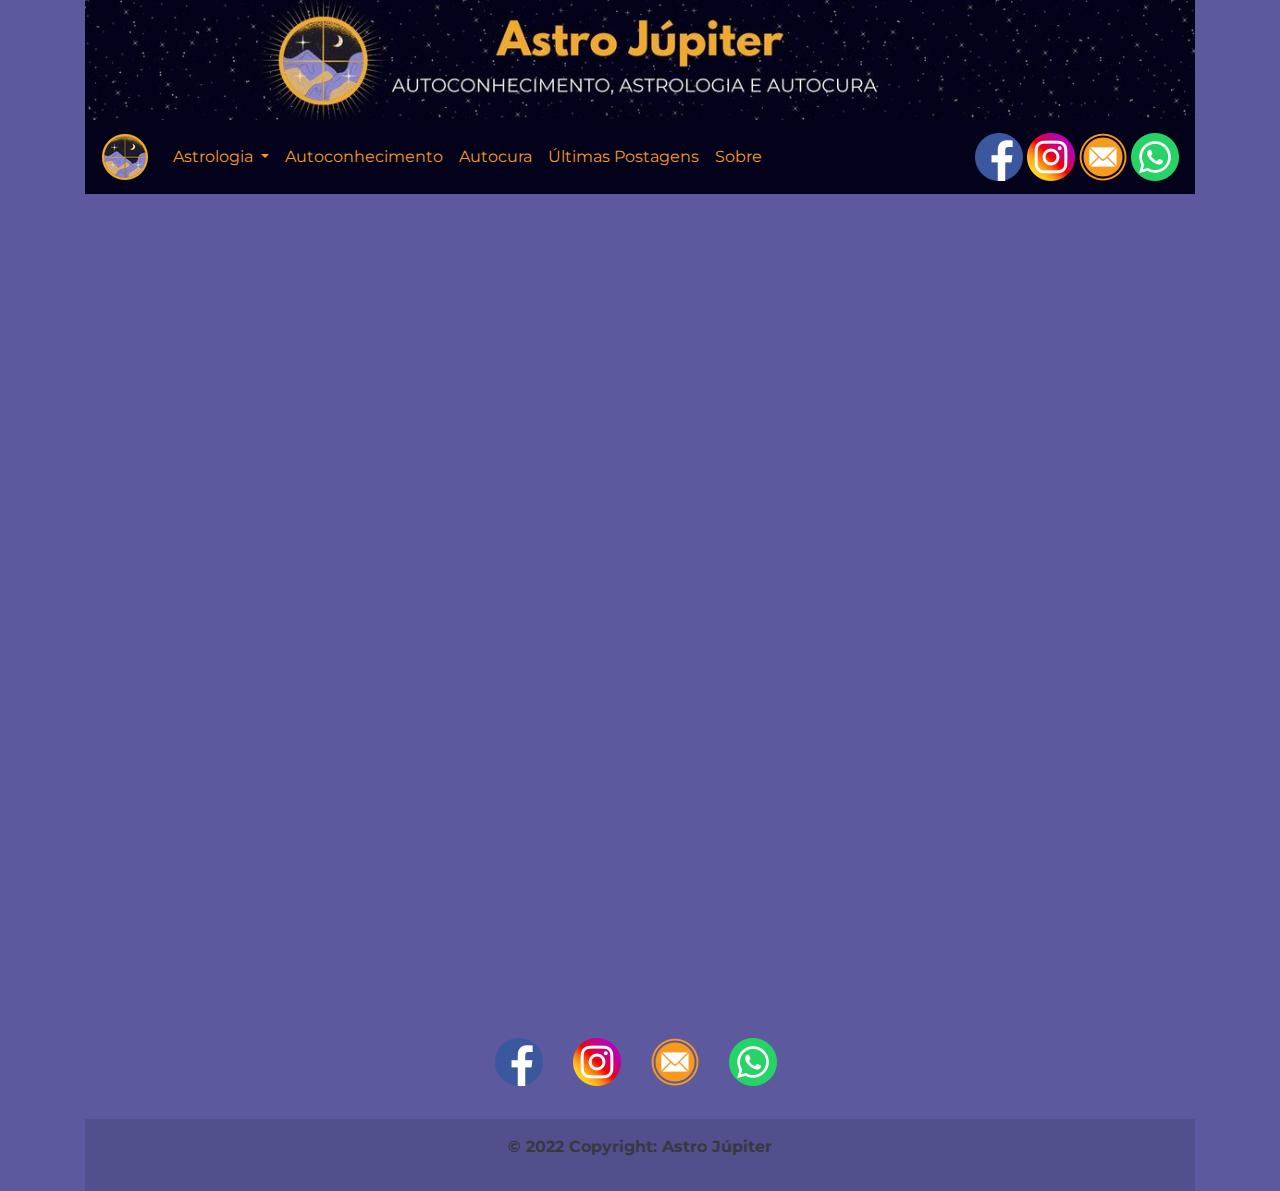
<file: posts.html>
<!DOCTYPE html>
<html lang="pt-br">

<head>
	<meta charset="UTF-8">
	<meta http-equiv="X-UA-Compatible" content="IE=edge">
	<meta name="viewport" content="width=device-width, initial-scale=1.0, shrink-to-fit=no">
	<meta name="description" content="Autoconhecimento Astrologia e Autocura">
	<meta name="keywords"
		content="autoconhecimento, astrologia, autocura, mapa astral, signos, zodiaco, mitologia, astro jupiter, planeta">
	<link rel="stylesheet" href="bootstrap/css/bootstrap.min.css">
	<link href="https://fonts.googleapis.com/css2?family=Montserrat&display=swap" rel="stylesheet">
	<link rel="shortcut icon" href="img/favicon.ico" type="image/x-icon">
	<link rel="stylesheet" href="style.css">
	<title>Postagens</title>
</head>

<body>
	<!-- BANNER TOPO -->
	<div class="container">
		<img src="img/banner-topo.jpg" alt="Banner Topo" class="img-fluid">

		<!-- FIM BANNER TOPO -->

		<!-- MENU -->
		<nav class="navbar navbar-expand-lg navbar-dark corDeFundo">
			<a class="navbar-brand" href="index.html"><img src="img/logo.png" alt="" class="fluid"></a>
			<button class="navbar-toggler" type="button" data-toggle="collapse" data-target="#conteudoNavbarSuportado"
				aria-controls="conteudoNavbarSuportado" aria-expanded="false" aria-label="Alterna navegação">
				<span class="navbar-toggler-icon"></span>
			</button>

			<div class="collapse navbar-collapse" id="conteudoNavbarSuportado">
				<ul class="navbar-nav mr-auto">
					<li class="nav-item dropdown">
						<a class="nav-link dropdown-toggle" href="#" id="navbarDropdown" role="button"
							data-toggle="dropdown" aria-haspopup="true" aria-expanded="false" style="color: #f19b2c;">
							Astrologia
						</a>
						<div class="dropdown-menu corDeFundo" aria-labelledby="navbarDropdown">
							<a class="dropdown-item" href="mapa-astral.html" style="color: #f19b2c;">Mapa Astral</a>
							<a class="dropdown-item" href="signos.html" style="color: #f19b2c;">Signos</a>
							<a class="dropdown-item" href="artigos.html" style="color: #f19b2c;">Artigos</a>
							<a class="dropdown-item" href="ebooks.html" style="color: #f19b2c;">E-Books</a>
						</div>
					</li>
					<li class="nav-item active">
						<a class="nav-link" href="autoconhecimento.html" style="color: #f19b2c;">Autoconhecimento<span
								class="sr-only"></span></a>
					</li>
					<li class="nav-item active">
						<a class="nav-link" href="autocura.html" style="color: #f19b2c;">Autocura<span
								class="sr-only"></span></a>
					</li>
					<li class="nav-item active">
						<a class="nav-link" href="posts.html" style="color: #f19b2c;">Últimas Postagens<span
								class="sr-only"></span></a>
					</li>
					<li class="nav-item active">
						<a class="nav-link" href="sobre.html" style="color: #f19b2c;">Sobre<span
								class="sr-only"></span></a>
				</ul>
			</div>
			<div>
				<a href="https://www.facebook.com/astro.jupter" target="_blank"><img src="img/facebook.png"
						alt="Facebook" title="Facebook" class="fluid"></a>
				<a href="https://www.instagram.com/astro.jupter/" target="_blank"><img src="img/instagram.png"
						alt="Instagram" title="Instagram" class="fluid"></a>
				<a href="mailto:contatoastrojupiter@gmail.com" target="_blank"><img src="img/email.png" alt="E-Mail"
						title="E-mail" class="fluid"></a>
				<a href="http://wa.me/+5511951454047" target="_blank"><img src="img/whatsapp.png" alt="Whatsapp"
						title="Whatsapp" class="fluid"></a>
			</div>
		</nav>
	</div>
	<!-- FIM MENU -->

	<!-- FEED INSTAGRAM -->
	<div class="container">
		<iframe src="https://www.powr.io/instagram-feed/u/44d6d32c_1664139082#platform=iframe" style="width:100%;"
			height="788" class="border-0"></iframe>
	</div>
	<!-- FIM FEED INSTAGRAM -->

<!-- RODAPÉ -->
<footer class="text-center container mt-3">
	<!-- Grid container -->
	<div class="container pt-4">
		<!-- Section: Social media -->
		<div class="mb-4">
			<!-- Facebook -->
			<a class="btn btn-link btn-floating btn-lg pl-2" href="https://www.facebook.com/astro.jupter"
				target="_blank" role="button" data-mdb-ripple-color="dark">
				<img src="img/facebook.png" alt="Facebook" title="Facebook">
			</a>

			<!-- Instagram -->
			<a class="btn btn-link btn-floating btn-lg pl-2" href="https://www.instagram.com/astro.jupter/"
				target="_blank" role="button" data-mdb-ripple-color="dark"><img src="img/instagram.png"
					alt="Instagram" title="Instagram"></a>

			<!-- E-mail -->
			<a class="btn btn-link btn-floating btn-lg pl-2" href="mailto:contatoastrojupiter@gmail.com"
				role="button" data-mdb-ripple-color="dark"><img src="img/email.png" alt="E-mail" title="E-mail"></a>

			<!-- Whatsapp -->
			<a class="btn btn-link btn-floating btn-lg pl-2" href="http://wa.me/+5511951454047" target="_blank"
				role="button" data-mdb-ripple-color="dark"><img src="img/whatsapp.png" alt="Whatsapp"
					title="Whatsapp"></a>

		</div>
		<!-- Section: Social media -->
	</div>
	<!-- Grid container -->

	<!-- Copyright -->
	<div class="text-center text-dark p-3 font-weight-bold fundoRodape">
		<p class="text-dark">© 2022 Copyright: Astro Júpiter</p>
	</div>
	<!-- Copyright -->
</footer>
<!-- FIM RODAPÉ -->
<!-- JavaScript (Opcional) -->
<!-- jQuery primeiro, depois Popper.js, depois Bootstrap JS -->
<script src="bootstrap/jquery-3.3.1.slim.min.js"></script>
<script src="bootstrap/popper.min.js"></script>
<script src="bootstrap/js/bootstrap.min.js"></script>
</body>

</html>
</file>
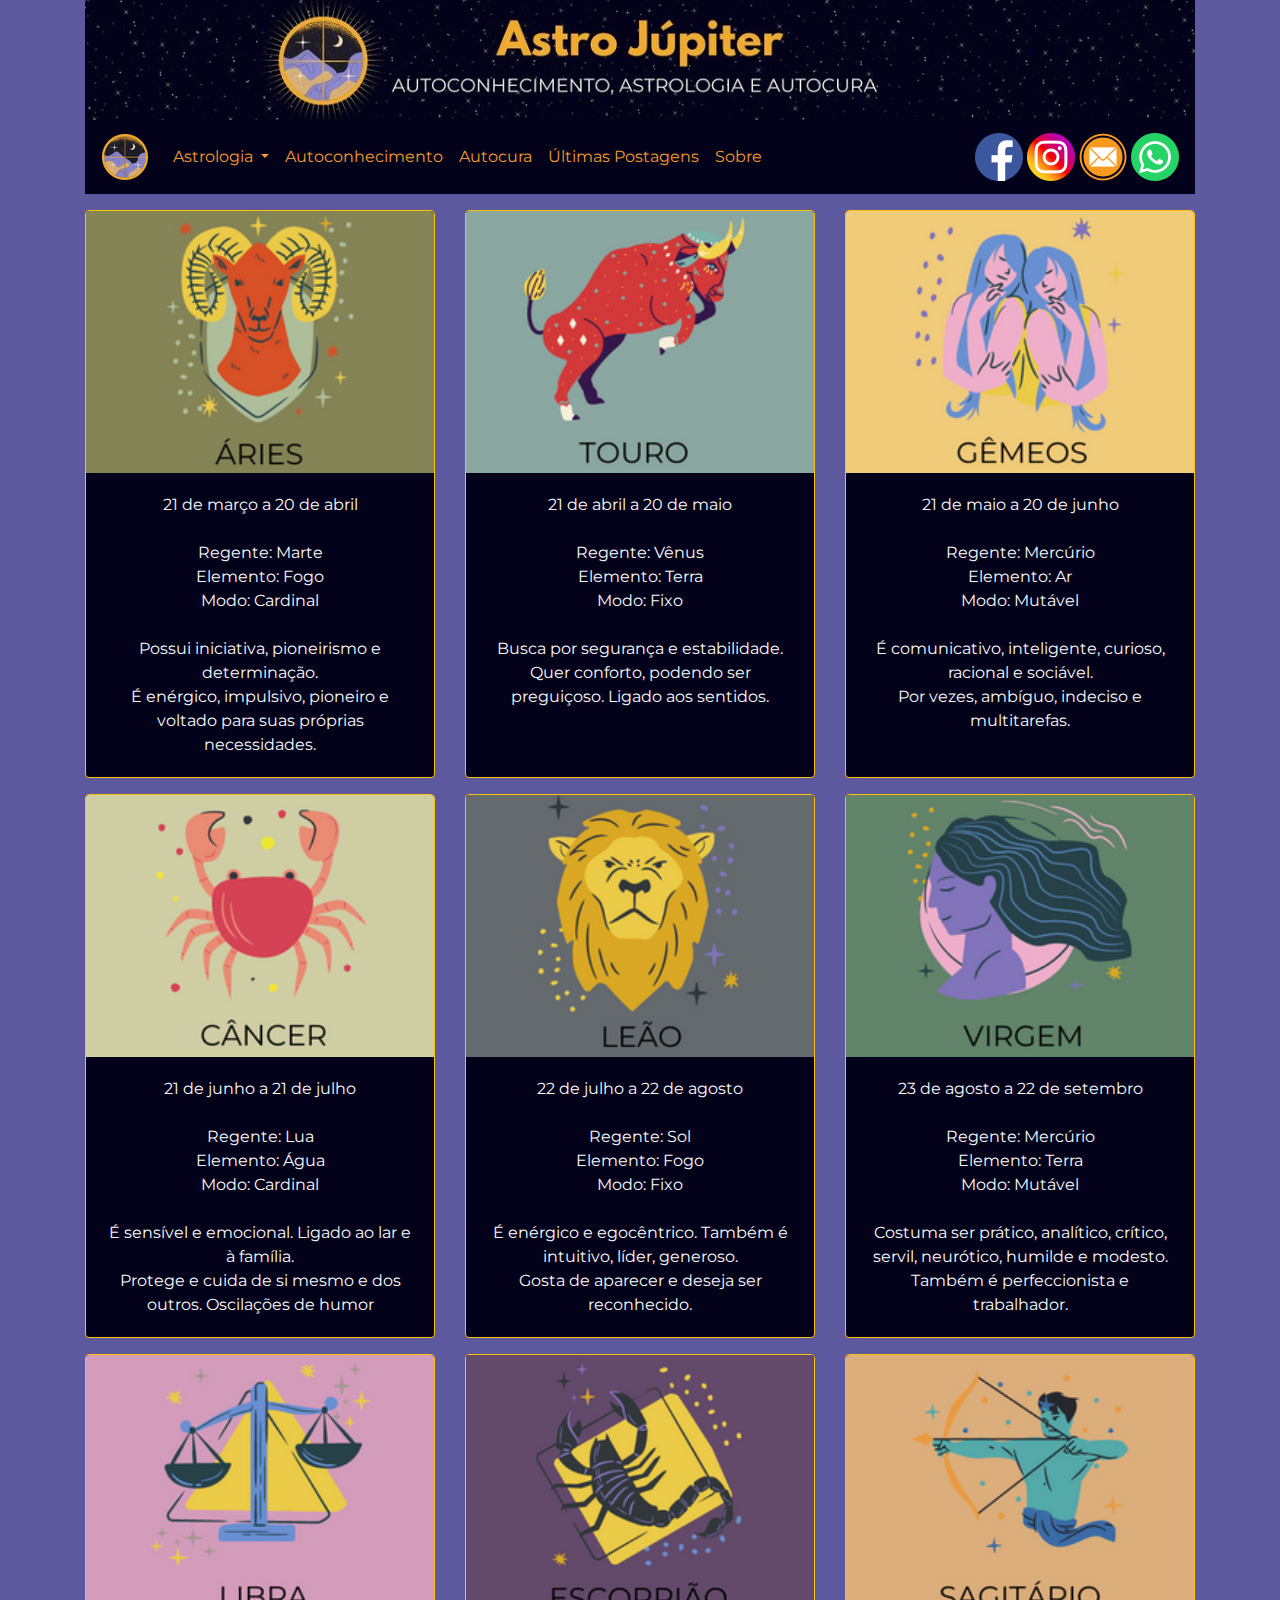
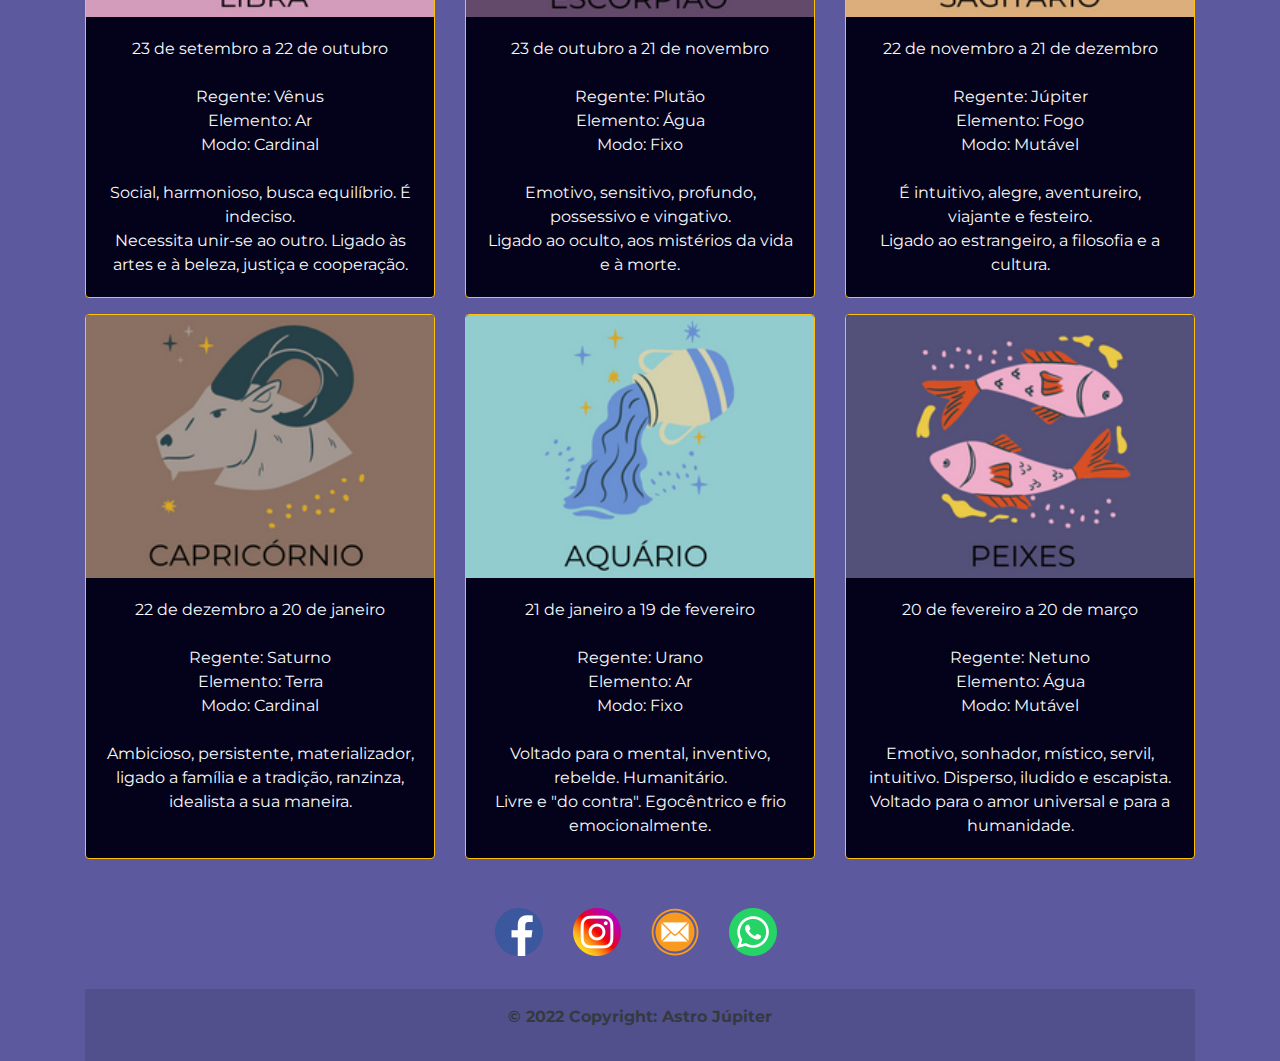
<file: signos.html>
<!DOCTYPE html>
<html lang="pt-br">

<head>
	<meta charset="UTF-8">
	<meta http-equiv="X-UA-Compatible" content="IE=edge">
	<meta name="viewport" content="width=device-width, initial-scale=1.0, shrink-to-fit=no">
	<meta name="description" content="Autoconhecimento Astrologia e Autocura">
	<meta name="keywords"
		content="autoconhecimento, astrologia, autocura, mapa astral, signos, zodiaco, mitologia, astro jupiter, planeta">
	<link rel="stylesheet" href="bootstrap/css/bootstrap.min.css">
	<link href="https://fonts.googleapis.com/css2?family=Montserrat&display=swap" rel="stylesheet">
	<link rel="shortcut icon" href="img/favicon.ico" type="image/x-icon">
	<link rel="stylesheet" href="style.css">
	<title>Signos</title>
</head>

<body>
	<!-- BANNER TOPO -->
	<div class="container">
		<img src="img/banner-topo.jpg" alt="Banner Topo" class="img-fluid">

		<!-- FIM BANNER TOPO -->

		<!-- MENU -->
		<nav class="navbar navbar-expand-lg navbar-dark corDeFundo">
			<a class="navbar-brand" href="index.html"><img src="img/logo.png" alt="" class="fluid"></a>
			<button class="navbar-toggler" type="button" data-toggle="collapse" data-target="#conteudoNavbarSuportado"
				aria-controls="conteudoNavbarSuportado" aria-expanded="false" aria-label="Alterna navegação">
				<span class="navbar-toggler-icon"></span>
			</button>

			<div class="collapse navbar-collapse" id="conteudoNavbarSuportado">
				<ul class="navbar-nav mr-auto">
					<li class="nav-item dropdown">
						<a class="nav-link dropdown-toggle" href="#" id="navbarDropdown" role="button"
							data-toggle="dropdown" aria-haspopup="true" aria-expanded="false" style="color: #f19b2c;">
							Astrologia
						</a>
						<div class="dropdown-menu corDeFundo" aria-labelledby="navbarDropdown">
							<a class="dropdown-item" href="mapa-astral.html" style="color: #f19b2c;">Mapa Astral</a>
							<a class="dropdown-item" href="signos.html" style="color: #f19b2c;">Signos</a>
							<a class="dropdown-item" href="artigos.html" style="color: #f19b2c;">Artigos</a>
							<a class="dropdown-item" href="ebooks.html" style="color: #f19b2c;">E-Books</a>
						</div>
					</li>
					<li class="nav-item active">
						<a class="nav-link" href="autoconhecimento.html" style="color: #f19b2c;">Autoconhecimento<span
								class="sr-only"></span></a>
					</li>
					<li class="nav-item active">
						<a class="nav-link" href="autocura.html" style="color: #f19b2c;">Autocura<span
								class="sr-only"></span></a>
					</li>
					<li class="nav-item active">
						<a class="nav-link" href="posts.html" style="color: #f19b2c;">Últimas Postagens<span
								class="sr-only"></span></a>
					</li>
					<li class="nav-item active">
						<a class="nav-link" href="sobre.html" style="color: #f19b2c;">Sobre<span
								class="sr-only"></span></a>
				</ul>
			</div>
			<div>
				<a href="https://www.facebook.com/astro.jupter" target="_blank"><img src="img/facebook.png"
						alt="Facebook" title="Facebook" class="fluid"></a>
				<a href="https://www.instagram.com/astro.jupter/" target="_blank"><img src="img/instagram.png"
						alt="Instagram" title="Instagram" class="fluid"></a>
				<a href="mailto:contatoastrojupiter@gmail.com" target="_blank"><img src="img/email.png" alt="E-Mail"
						title="E-mail" class="fluid"></a>
				<a href="http://wa.me/+5511951454047" target="_blank"><img src="img/whatsapp.png" alt="Whatsapp"
						title="Whatsapp" class="fluid"></a>
			</div>
		</nav>
	</div>
	<!-- FIM MENU -->

	<!-- SIGNOS 1 -->
	<div class="container mt-3">
		<div class="card-deck">
			<div class="card border-warning corDeFundo text-light">
				<img class="card-img-top" src="img/aries.png" alt="Áries">
				<div class="card-body">
					<p class="card-text text-center">21 de março a 20 de abril <br><br>
						Regente: Marte <br>
						Elemento: Fogo <br>
						Modo: Cardinal <br><br>
						Possui iniciativa, pioneirismo e determinação. <br>
						É enérgico, impulsivo, pioneiro e voltado para suas próprias necessidades.</p>
				</div>
			</div>
			<div class="card border-warning corDeFundo text-light">
				<img class="card-img-top" src="img/touro.png" alt="Touro">
				<div class="card-body">
					<p class="card-text text-center">21 de abril a 20 de maio<br><br>
						Regente: Vênus<br>
						Elemento: Terra<br>
						Modo: Fixo<br><br>
						Busca por segurança e estabilidade.<br>
						Quer conforto, podendo ser preguiçoso. Ligado aos sentidos.</p>
				</div>
			</div>
			<div class="card border-warning corDeFundo text-light">
				<img class="card-img-top" src="img/gemeos.png" alt="Gêmeos">
				<div class="card-body">
					<p class="card-text text-center">21 de maio a 20 de junho<br><br>
						Regente: Mercúrio<br>
						Elemento: Ar<br>
						Modo: Mutável<br><br>
						É comunicativo, inteligente, curioso, racional e sociável.<br>
						Por vezes, ambíguo, indeciso e multitarefas.</p>
				</div>
			</div>
		</div>
	</div>
	<!-- FIM SIGNOS 1 -->

	<!-- SIGNOS 2 -->
	<div class="container mt-3">
		<div class="card-deck">
			<div class="card border-warning corDeFundo text-light">
				<img class="card-img-top" src="img/cancer.png" alt="Câncer">
				<div class="card-body">
					<p class="card-text text-center">21 de junho a 21 de julho<br><br>
						Regente: Lua<br>
						Elemento: Água<br>
						Modo: Cardinal<br><br>
						É sensível e emocional. Ligado ao lar e à família.<br>
						Protege e cuida de si mesmo e dos outros. Oscilações de humor</p>
				</div>
			</div>
			<div class="card border-warning corDeFundo text-light">
				<img class="card-img-top" src="img/leao.png" alt="Leão">
				<div class="card-body">
					<p class="card-text text-center">22 de julho a 22 de agosto<br><br>
						Regente: Sol<br>
						Elemento: Fogo<br>
						Modo: Fixo<br><br>
						É enérgico e egocêntrico. Também é intuitivo, líder, generoso.<br>
						Gosta de aparecer e deseja ser reconhecido.</p>
				</div>
			</div>
			<div class="card border-warning corDeFundo text-light">
				<img class="card-img-top" src="img/virgem.png" alt="Virgem">
				<div class="card-body">
					<p class="card-text text-center">23 de agosto a 22 de setembro<br><br>
						Regente: Mercúrio<br>
						Elemento: Terra<br>
						Modo: Mutável<br><br>
						Costuma ser prático, analítico, crítico, servil, neurótico, humilde e modesto.<br>
						Também é perfeccionista e trabalhador.</p>
				</div>
			</div>
		</div>
	</div>
	<!-- FIM SIGNOS 2 -->

	<!-- SIGNOS 3 -->
	<div class="container mt-3">
		<div class="card-deck">
			<div class="card border-warning corDeFundo text-light">
				<img class="card-img-top" src="img/libra.png" alt="Libra">
				<div class="card-body">
					<p class="card-text text-center">23 de setembro a 22 de outubro<br><br>
						Regente: Vênus<br>
						Elemento: Ar<br>
						Modo: Cardinal<br><br>
						Social, harmonioso, busca equilíbrio. É indeciso.<br>
						Necessita unir-se ao outro. Ligado às artes e à beleza, justiça e cooperação.</p>
				</div>
			</div>
			<div class="card border-warning corDeFundo text-light">
				<img class="card-img-top" src="img/escorpiao.png" alt="Escorpião">
				<div class="card-body">
					<p class="card-text text-center">23 de outubro a 21 de novembro<br><br>
						Regente: Plutão<br>
						Elemento: Água<br>
						Modo: Fixo<br><br>
						Emotivo, sensitivo, profundo, possessivo e vingativo.<br>
						Ligado ao oculto, aos mistérios da vida e à morte.</p>
				</div>
			</div>
			<div class="card border-warning corDeFundo text-light">
				<img class="card-img-top" src="img/sagitario.png" alt="Sagitário">
				<div class="card-body">
					<p class="card-text text-center">22 de novembro a 21 de dezembro<br><br>
						Regente: Júpiter<br>
						Elemento: Fogo<br>
						Modo: Mutável<br><br>
						É intuitivo, alegre, aventureiro, viajante e festeiro.<br>
						Ligado ao estrangeiro, a filosofia e a cultura.</p>
				</div>
			</div>
		</div>
	</div>
	<!-- FIM SIGNOS 3 -->

	<!-- SIGNOS 4 -->
	<div class="container mt-3">
		<div class="card-deck">
			<div class="card border-warning corDeFundo text-light">
				<img class="card-img-top" src="img/capricornio.png" alt="Capricórnio">
				<div class="card-body">
					<p class="card-text text-center">22 de dezembro a 20 de janeiro<br><br>
						Regente: Saturno<br>
						Elemento: Terra<br>
						Modo: Cardinal<br><br>
						Ambicioso, persistente, materializador, ligado a família e a tradição, ranzinza, idealista a sua
						maneira.</p>
				</div>
			</div>
			<div class="card border-warning corDeFundo text-light">
				<img class="card-img-top" src="img/aquario.png" alt="Aquário">
				<div class="card-body">
					<p class="card-text text-center">21 de janeiro a 19 de fevereiro<br><br>
						Regente: Urano<br>
						Elemento: Ar<br>
						Modo: Fixo<br><br>
						Voltado para o mental, inventivo, rebelde. Humanitário.<br>
						Livre e "do contra". Egocêntrico e frio emocionalmente.</p>
				</div>
			</div>
			<div class="card border-warning corDeFundo text-light">
				<img class="card-img-top" src="img/peixes.png" alt="Peixes">
				<div class="card-body">
					<p class="card-text text-center">20 de fevereiro a 20 de março<br><br>
						Regente: Netuno<br>
						Elemento: Água<br>
						Modo: Mutável<br><br>
						Emotivo, sonhador, místico, servil, intuitivo. Disperso, iludido e escapista.<br>
						Voltado para o amor universal e para a humanidade. </p>
				</div>
			</div>
		</div>
	</div>
	<!-- FIM SIGNOS 4 -->

	<!-- RODAPÉ -->
	<footer class="text-center container mt-3">
		<!-- Grid container -->
		<div class="container pt-4">
			<!-- Section: Social media -->
			<div class="mb-4">
				<!-- Facebook -->
				<a class="btn btn-link btn-floating btn-lg pl-2" href="https://www.facebook.com/astro.jupter"
					target="_blank" role="button" data-mdb-ripple-color="dark">
					<img src="img/facebook.png" alt="Facebook" title="Facebook">
				</a>

				<!-- Instagram -->
				<a class="btn btn-link btn-floating btn-lg pl-2" href="https://www.instagram.com/astro.jupter/"
					target="_blank" role="button" data-mdb-ripple-color="dark"><img src="img/instagram.png"
						alt="Instagram" title="Instagram"></a>

				<!-- E-mail -->
				<a class="btn btn-link btn-floating btn-lg pl-2" href="mailto:contatoastrojupiter@gmail.com"
					role="button" data-mdb-ripple-color="dark"><img src="img/email.png" alt="E-mail" title="E-mail"></a>

				<!-- Whatsapp -->
				<a class="btn btn-link btn-floating btn-lg pl-2" href="http://wa.me/+5511951454047" target="_blank"
					role="button" data-mdb-ripple-color="dark"><img src="img/whatsapp.png" alt="Whatsapp"
						title="Whatsapp"></a>

			</div>
			<!-- Section: Social media -->
		</div>
		<!-- Grid container -->

		<!-- Copyright -->
		<div class="text-center text-dark p-3 font-weight-bold fundoRodape">
			<p class="text-dark">© 2022 Copyright: Astro Júpiter</p>
		</div>
		<!-- Copyright -->
	</footer>
	<!-- FIM RODAPÉ -->
	<!-- JavaScript (Opcional) -->
	<!-- jQuery primeiro, depois Popper.js, depois Bootstrap JS -->
	<script src="bootstrap/jquery-3.3.1.slim.min.js"></script>
	<script src="bootstrap/popper.min.js"></script>
	<script src="bootstrap/js/bootstrap.min.js"></script>
</body>

</html>
</file>
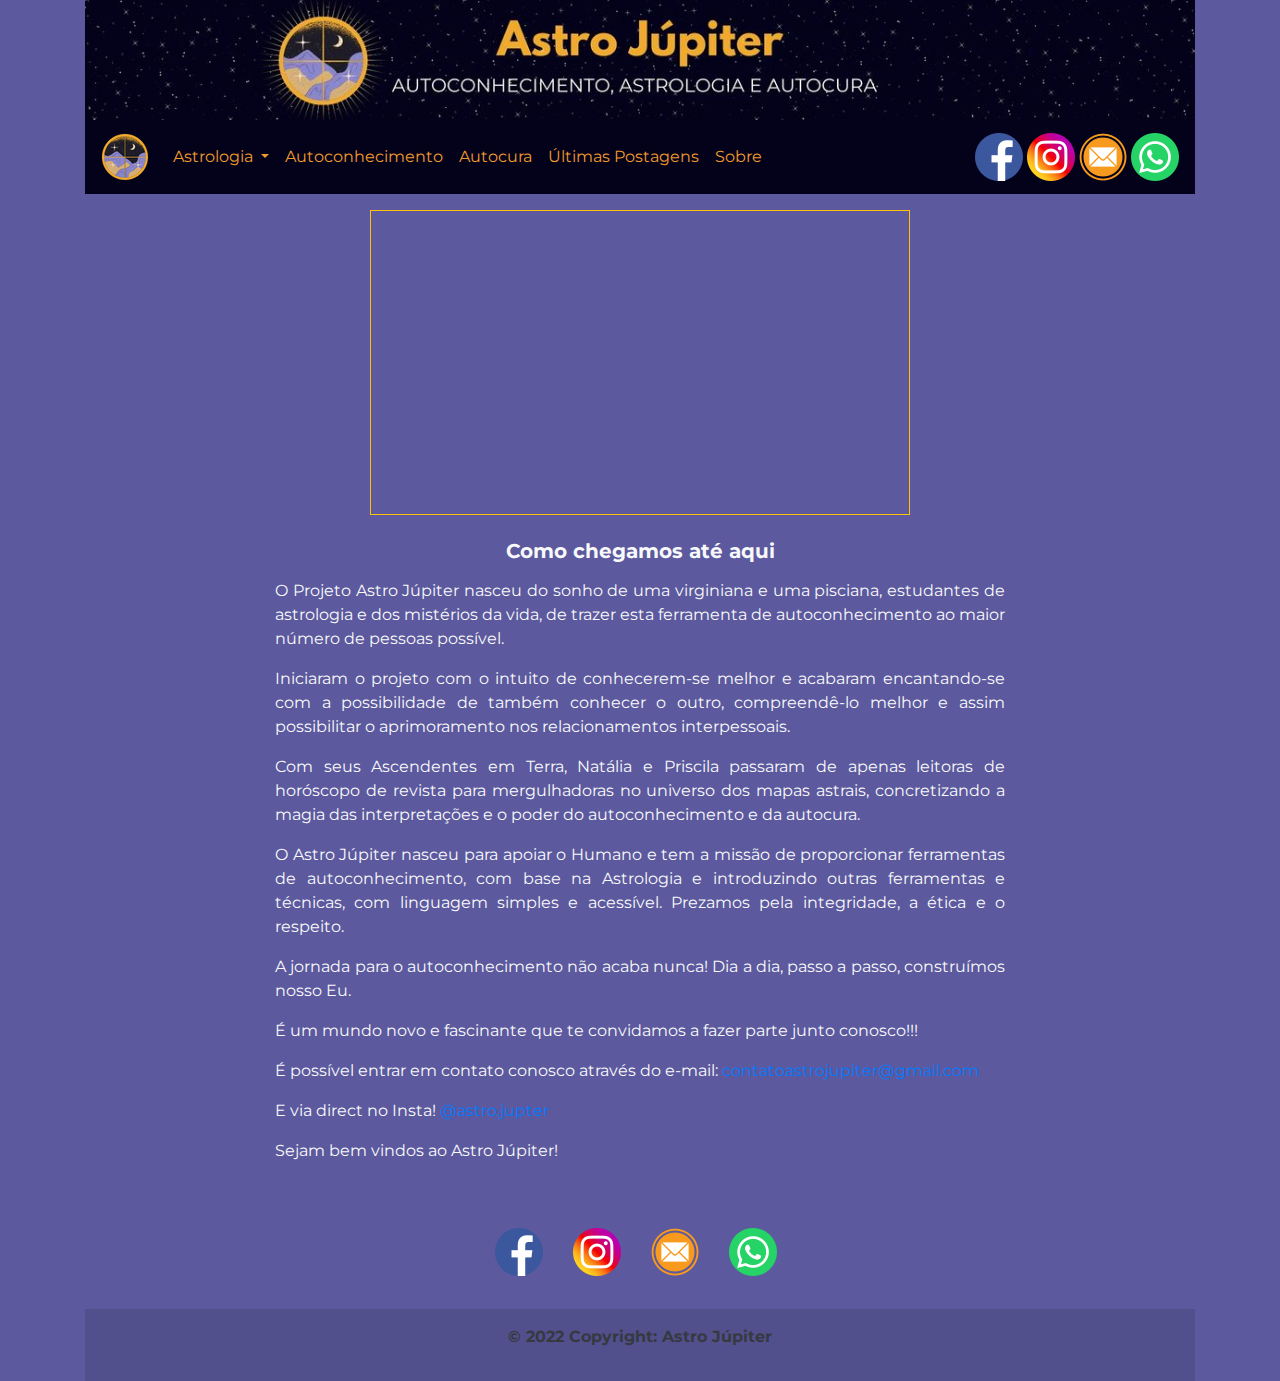
<file: sobre.html>
<!DOCTYPE html>
<html lang="pt-br">

<head>
	<meta charset="UTF-8">
	<meta http-equiv="X-UA-Compatible" content="IE=edge">
	<meta name="viewport" content="width=device-width, initial-scale=1.0, shrink-to-fit=no">
	<meta name="description" content="Autoconhecimento Astrologia e Autocura">
	<meta name="keywords"
		content="autoconhecimento, astrologia, autocura, mapa astral, signos, zodiaco, mitologia, astro jupiter, planeta">
	<link rel="stylesheet" href="bootstrap/css/bootstrap.min.css">
	<link href="https://fonts.googleapis.com/css2?family=Montserrat&display=swap" rel="stylesheet">
	<link rel="shortcut icon" href="img/favicon.ico" type="image/x-icon">
	<link rel="stylesheet" href="style.css">
	<title>Sobre</title>
</head>

<body>
	<!-- BANNER TOPO -->
	<div class="container">
		<img src="img/banner-topo.jpg" alt="Banner Topo" class="img-fluid">

		<!-- FIM BANNER TOPO -->

		<!-- MENU -->
		<nav class="navbar navbar-expand-lg navbar-dark corDeFundo">
			<a class="navbar-brand" href="index.html"><img src="img/logo.png" alt="" class="fluid"></a>
			<button class="navbar-toggler" type="button" data-toggle="collapse" data-target="#conteudoNavbarSuportado"
				aria-controls="conteudoNavbarSuportado" aria-expanded="false" aria-label="Alterna navegação">
				<span class="navbar-toggler-icon"></span>
			</button>

			<div class="collapse navbar-collapse" id="conteudoNavbarSuportado">
				<ul class="navbar-nav mr-auto">
					<li class="nav-item dropdown">
						<a class="nav-link dropdown-toggle" href="#" id="navbarDropdown" role="button"
							data-toggle="dropdown" aria-haspopup="true" aria-expanded="false" style="color: #f19b2c;">
							Astrologia
						</a>
						<div class="dropdown-menu corDeFundo" aria-labelledby="navbarDropdown">
							<a class="dropdown-item" href="mapa-astral.html" style="color: #f19b2c;">Mapa Astral</a>
							<a class="dropdown-item" href="signos.html" style="color: #f19b2c;">Signos</a>
							<a class="dropdown-item" href="artigos.html" style="color: #f19b2c;">Artigos</a>
							<a class="dropdown-item" href="ebooks.html" style="color: #f19b2c;">E-Books</a>
						</div>
					</li>
					<li class="nav-item active">
						<a class="nav-link" href="autoconhecimento.html" style="color: #f19b2c;">Autoconhecimento<span
								class="sr-only"></span></a>
					</li>
					<li class="nav-item active">
						<a class="nav-link" href="autocura.html" style="color: #f19b2c;">Autocura<span
								class="sr-only"></span></a>
					</li>
					<li class="nav-item active">
						<a class="nav-link" href="posts.html" style="color: #f19b2c;">Últimas Postagens<span
								class="sr-only"></span></a>
					</li>
					<li class="nav-item active">
						<a class="nav-link" href="sobre.html" style="color: #f19b2c;">Sobre<span
								class="sr-only"></span></a>
				</ul>
			</div>
			<div>
				<a href="https://www.facebook.com/astro.jupter" target="_blank"><img src="img/facebook.png"
						alt="Facebook" title="Facebook" class="fluid"></a>
				<a href="https://www.instagram.com/astro.jupter/" target="_blank"><img src="img/instagram.png"
						alt="Instagram" title="Instagram" class="fluid"></a>
				<a href="mailto:contatoastrojupiter@gmail.com" target="_blank"><img src="img/email.png" alt="E-Mail"
						title="E-mail" class="fluid"></a>
				<a href="http://wa.me/+5511951454047" target="_blank"><img src="img/whatsapp.png" alt="Whatsapp"
						title="Whatsapp" class="fluid"></a>
			</div>
		</nav>
	</div>
	<!-- FIM MENU -->

	<!-- VIDEO -->
	<div class="container mt-3">
		<div class="row">
			<div class="col-sm-3">
			</div>
			<div class="col-sm-6">
				<div class="embed-responsive embed-responsive-16by9 border border-warning">
					<iframe class="embed-responsive-item" src="https://www.youtube.com/embed/pzTqz84ABLY"></iframe>
				</div>
			</div>
			<div class="col-sm-3">
			</div>
		</div>
	</div>
	<!-- FIM VIDEO -->

	<!-- TEXTO -->
	<div class="container mt-4">
		<div class="row">
			<div class="col-sm-2">
			</div>
			<div class="col-sm-8 text-justify text-light">
				<h5 class="text-center font-weight-bold mb-3">Como chegamos até aqui</h5>
				<p>O Projeto Astro Júpiter nasceu do sonho de uma virginiana e uma pisciana, estudantes de astrologia e
					dos mistérios da vida, de trazer esta ferramenta de autoconhecimento ao maior número de pessoas
					possível.
				</p>
				<p>Iniciaram o projeto com o intuito de conhecerem-se melhor e acabaram encantando-se com a
					possibilidade de também conhecer o outro, compreendê-lo melhor e assim possibilitar o aprimoramento
					nos relacionamentos interpessoais.
				</p>
				<p> Com seus Ascendentes em Terra, Natália e Priscila passaram de apenas leitoras de horóscopo de
					revista para mergulhadoras no universo dos mapas astrais, concretizando a magia das interpretações e
					o poder do autoconhecimento e da autocura.
				</p>
				<p>O Astro Júpiter nasceu para apoiar o Humano e tem a missão de proporcionar ferramentas de
					autoconhecimento, com base na Astrologia e introduzindo outras ferramentas e técnicas, com linguagem
					simples e acessível. Prezamos pela integridade, a ética e o respeito.
				</p>
				<p> A jornada para o autoconhecimento não acaba nunca! Dia a dia, passo a passo, construímos nosso Eu.
				</p>
				<p> É um mundo novo e fascinante que te convidamos a fazer parte junto conosco!!!
				</p>
				<p> É possível entrar em contato conosco através do e-mail: <a
						href="mailto:contatoastrojupiter@gmail.com">contatoastrojupiter@gmail.com</a>
				</p>
				<p> E via direct no Insta! <a
						href="https://www.instagram.com/accounts/login/?next=https%3A%2F%2Fwww.instagram.com%2Fastro.jupter%2F&source=direct"
						target="_blank">@astro.jupter</a>
				</p>
				<p> Sejam bem vindos ao Astro Júpiter!
				</p>
			</div>
			<div class="col-sm-2">
			</div>
		</div>
	</div>
	<!-- FIM TEXTO -->
	<!-- RODAPÉ -->
	<footer class="text-center container mt-3">
		<!-- Grid container -->
		<div class="container pt-4">
			<!-- Section: Social media -->
			<div class="mb-4">
				<!-- Facebook -->
				<a class="btn btn-link btn-floating btn-lg pl-2" href="https://www.facebook.com/astro.jupter"
					target="_blank" role="button" data-mdb-ripple-color="dark">
					<img src="img/facebook.png" alt="Facebook" title="Facebook">
				</a>

				<!-- Instagram -->
				<a class="btn btn-link btn-floating btn-lg pl-2" href="https://www.instagram.com/astro.jupter/"
					target="_blank" role="button" data-mdb-ripple-color="dark"><img src="img/instagram.png"
						alt="Instagram" title="Instagram"></a>

				<!-- E-mail -->
				<a class="btn btn-link btn-floating btn-lg pl-2" href="mailto:contatoastrojupiter@gmail.com"
					role="button" data-mdb-ripple-color="dark"><img src="img/email.png" alt="E-mail" title="E-mail"></a>

				<!-- Whatsapp -->
				<a class="btn btn-link btn-floating btn-lg pl-2" href="http://wa.me/+5511951454047" target="_blank"
					role="button" data-mdb-ripple-color="dark"><img src="img/whatsapp.png" alt="Whatsapp"
						title="Whatsapp"></a>

			</div>
			<!-- Section: Social media -->
		</div>
		<!-- Grid container -->

		<!-- Copyright -->
		<div class="text-center text-dark p-3 font-weight-bold fundoRodape">
			<p class="text-dark">© 2022 Copyright: Astro Júpiter</p>
		</div>
		<!-- Copyright -->
	</footer>
	<!-- FIM RODAPÉ -->
	<!-- JavaScript (Opcional) -->
	<!-- jQuery primeiro, depois Popper.js, depois Bootstrap JS -->
	<script src="bootstrap/jquery-3.3.1.slim.min.js"></script>
	<script src="bootstrap/popper.min.js"></script>
	<script src="bootstrap/js/bootstrap.min.js"></script>
</body>

</html>
</file>
<file: style.css>
body{
    background-color: #5c599e; 
    font-family: 'Montserrat', sans-serif;
}

.corDeFundo{
    background-color: #04021b;
}

.corDaFonteBranca{
    color: #ffffff;
}

.corDaFonteAmarela{
    color: #f19b2c;
}

.fundoRodape{
    background-color: rgba(0, 0, 0, 0.1);
}

.lista{
    margin-top: 3em;
}
</file>
